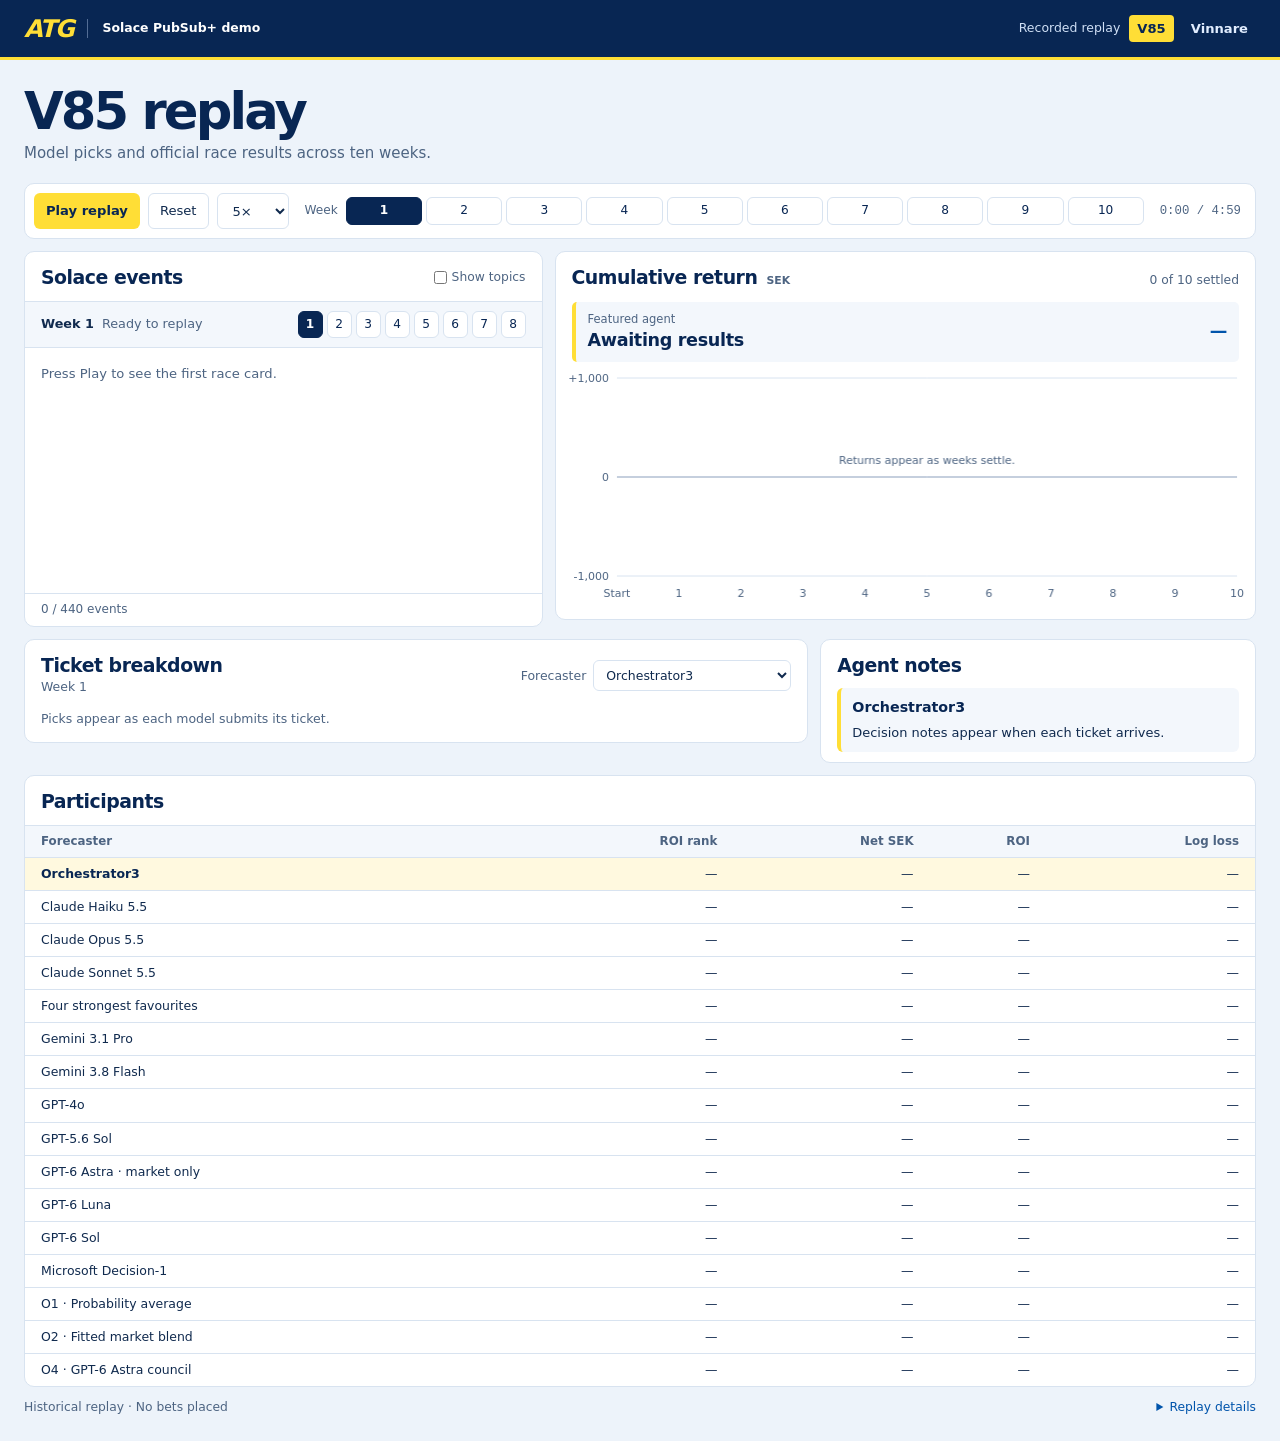
<file: index.html>
<!doctype html>
<html lang="en">
<head>
  <meta charset="utf-8">
  <meta name="viewport" content="width=device-width, initial-scale=1">
  <meta name="description" content="Replay ten weeks of V85 model picks and official race results.">
  <title>ATG V85 replay · Solace demo</title>
  <link rel="stylesheet" href="theme.css?v=4">
  <link rel="stylesheet" href="style.css?v=9">
  <script defer src="app.js?v=8"></script>
</head>
<body>
  <header class="mast">
    <div class="page mast-row">
      <div class="brand"><strong>ATG</strong><span>Solace PubSub+ demo</span></div>
      <div class="mast-right">
        <span id="source">Recorded replay</span>
        <nav class="mast-nav" aria-label="Replays"><a href="./" aria-current="page">V85</a><a href="vinnare.html">Vinnare</a></nav>
      </div>
    </div>
  </header>
  <main class="page">
    <div class="hero">
      <h1>V85 replay</h1>
      <p>Model picks and official race results across ten weeks.</p>
    </div>
    <section class="controls" aria-label="Playback">
      <div class="playback">
        <button id="play" class="play" disabled>Play replay</button>
        <button id="restart" class="quiet" disabled>Reset</button>
        <select id="speed" aria-label="Replay speed">
          <option value="1">1×</option>
          <option value="5" selected>5×</option>
          <option value="20">20×</option>
        </select>
      </div>
      <div class="week-picker">
        <span>Week</span>
        <div id="weeks" class="weeks" aria-label="Jump to a settled week"></div>
      </div>
      <span id="time" class="clock">0:00 / 4:59</span>
    </section>
    <div id="notice" class="notice" role="status"></div>
    <div class="grid">
      <section class="panel stream" aria-labelledby="events-title">
        <div class="panel-head">
          <h2 id="events-title">Solace events</h2>
          <label class="topic-toggle"><input type="checkbox" id="show-topics" aria-controls="feed"> Show topics</label>
        </div>
        <div class="racebar">
          <div><strong id="round">Week 1</strong><span id="phase">Ready to replay</span></div>
          <div id="legs" class="legs" aria-label="Show runners by leg"></div>
        </div>
        <div class="options" id="options" hidden></div>
        <div class="feed" id="feed" aria-label="Most recent events">
          <div class="placeholder">Press Play to see the first race card.</div>
        </div>
        <div class="event-count" id="event-count">0 events</div>
      </section>
      <section class="panel performance" id="performance" aria-labelledby="returns-title">
        <div class="panel-head">
          <h2 id="returns-title">Cumulative return <span>SEK</span></h2>
          <span class="settled" id="settled">0 of 10 settled</span>
        </div>
        <div class="leader">
          <div><span id="lead-caption">Featured agent</span><strong id="leader">Awaiting results</strong></div>
          <div class="lead-value"><strong id="leader-roi">—</strong><span id="leader-net"></span></div>
        </div>
        <canvas id="chart" tabindex="-1" aria-label="Cumulative net return by settled week"
                aria-describedby="chart-help" role="img"></canvas>
        <div class="legend" id="legend" aria-label="Chart series"></div>
        <p id="chart-help" class="visually-hidden">Hover or tap a line to inspect returns. Use the left and right arrow keys to change weeks and Escape to close.</p>
        <section id="chart-inspector" class="chart-inspector" aria-labelledby="chart-week" hidden>
          <h3 id="chart-week" aria-live="polite"></h3>
          <ul id="chart-values"></ul>
        </section>
      </section>
    </div>
    <div class="ticket-zone">
      <section class="panel ticket-inspector" id="ticket-inspector" aria-labelledby="ticket-title">
        <div class="panel-head ticket-head">
          <div><h2 id="ticket-title">Ticket breakdown</h2><span id="ticket-week">Week 1</span></div>
          <label class="ticket-model">Forecaster <select id="ticket-model" disabled></select></label>
        </div>
        <div class="ticket-body">
          <p id="ticket-state" class="ticket-note">Picks appear as each model submits its ticket.</p>
          <p id="ticket-cost" class="ticket-cost" hidden></p>
          <ol id="ticket-legs" class="ticket-legs" aria-label="Picks and winners by leg" hidden></ol>
          <p id="ticket-winning-row" class="winning-row" hidden><strong id="winning-row-label">Winning row</strong><span id="winning-row-value"></span></p>
          <div id="ticket-payout" class="ticket-payout" hidden>
            <div>
              <h3>How the payout adds up</h3>
              <p id="payout-formula"></p>
            </div>
            <table id="ticket-tiers" aria-label="Payout breakdown by prize tier">
              <thead><tr><th scope="col">Correct</th><th scope="col">Rows</th><th scope="col">SEK per row</th><th scope="col">Payout SEK</th></tr></thead>
              <tbody id="ticket-tier-rows"></tbody>
            </table>
            <p id="ticket-net" class="ticket-net"></p>
          </div>
        </div>
      </section>
      <section class="panel agent-notes" id="agent-notes" aria-labelledby="agent-notes-title">
        <div class="panel-head">
          <h2 id="agent-notes-title">Agent notes</h2><span id="agent-note-count"></span>
        </div>
        <div class="agent-selected" id="agent-selected">
          <div class="agent-note-heading"><h3 id="agent-name"></h3><span id="agent-confidence" hidden></span></div>
          <p class="agent-note-meta" id="agent-note-meta" hidden></p>
          <p id="agent-explanation"></p>
          <p id="agent-plan" hidden></p>
        </div>
        <ol class="agent-feed" id="agent-feed" aria-label="Ticket notes, newest first"></ol>
      </section>
    </div>
    <section class="panel participants" aria-labelledby="participants-title">
      <div class="panel-head"><h2 id="participants-title">Participants</h2></div>
      <table aria-label="Participant standings">
        <thead><tr><th scope="col">Forecaster</th><th scope="col">ROI rank</th><th scope="col">Net SEK</th><th scope="col">ROI</th><th scope="col">Log loss</th></tr></thead>
        <tbody id="scores"></tbody>
      </table>
    </section>
    <footer>
      <span id="basis">Historical replay · No bets placed</span>
      <details class="extras">
        <summary>Replay details</summary>
        <nav aria-label="Replay resources">
          <a href="skill-study.html">Skill and chance study</a>
          <a href="payout-builder.html">Ticket builder study</a>
          <a href="prompt-study.html">Prompt study</a>
          <button type="button" id="open-file">Open event log</button>
        </nav>
        <p>The ticket breakdown shows official program numbers. The event stream uses runner letters and illustrative Solace topics.</p>
      </details>
      <input type="file" id="file" accept=".json,.jsonl,application/json,text/plain" hidden>
    </footer>
  </main>
</body>
</html>
</file>
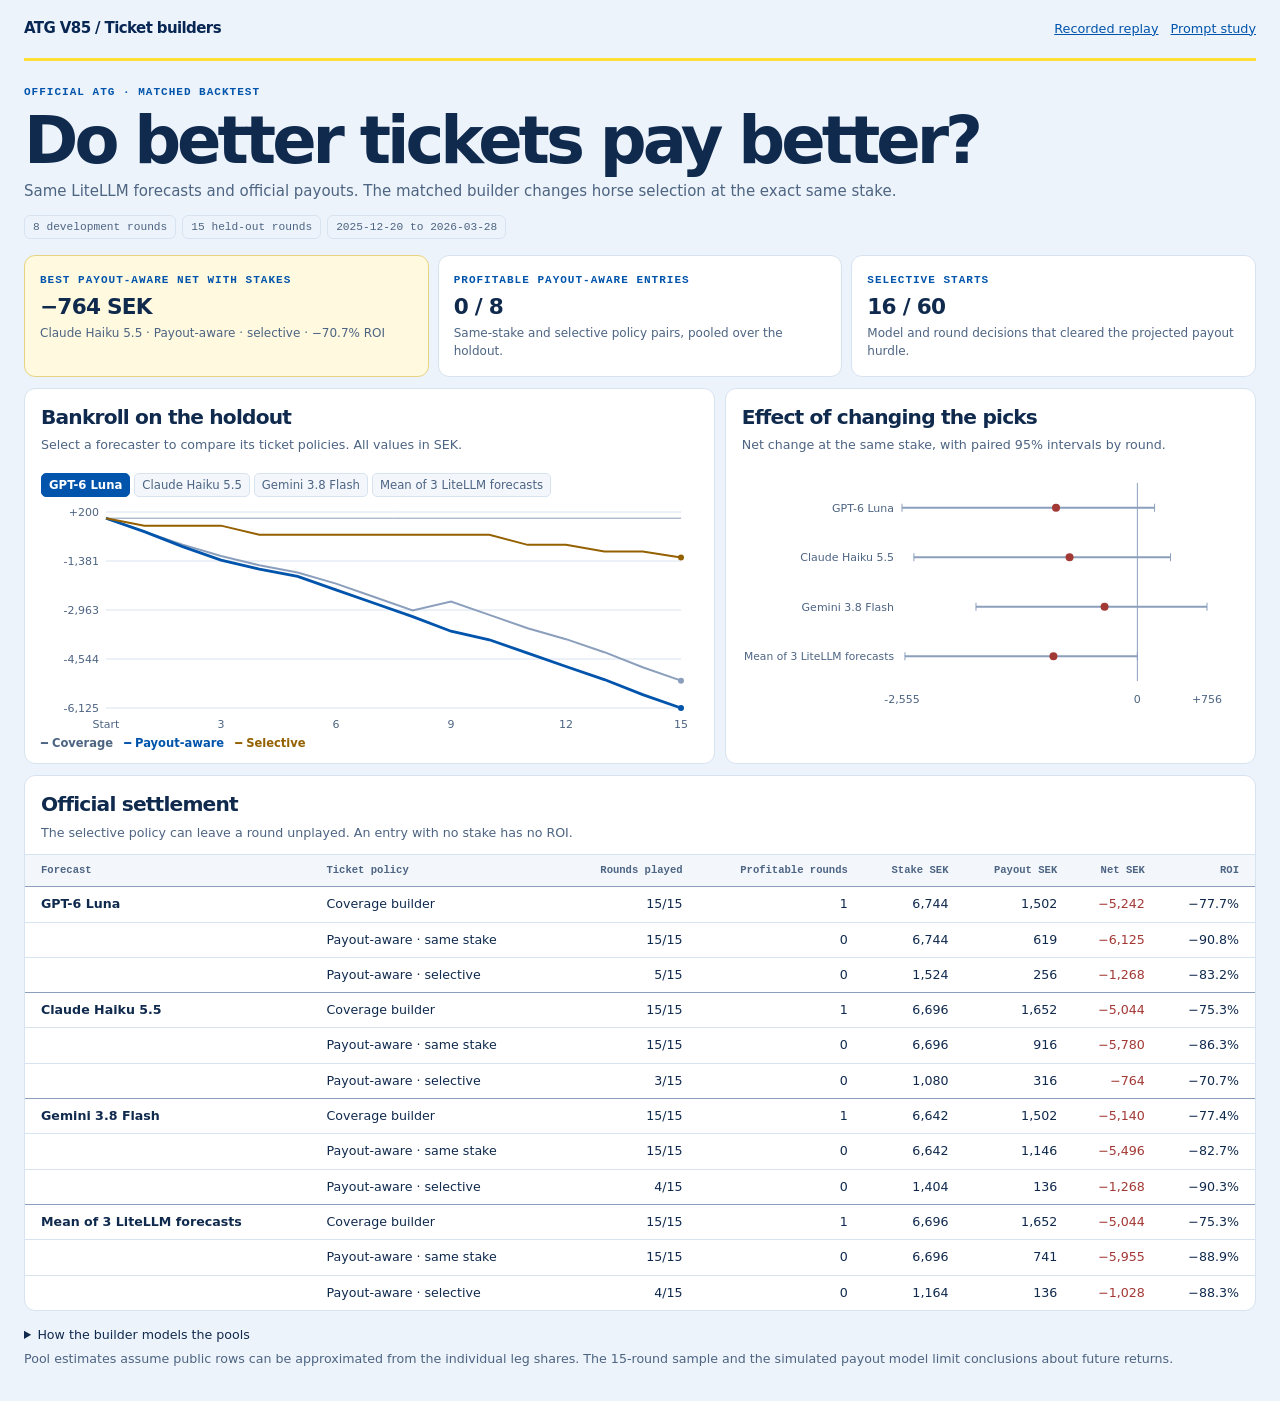
<file: payout-builder.html>
<!doctype html>
<html lang="en">
<head>
<meta charset="utf-8"><meta name="viewport" content="width=device-width,initial-scale=1">
<title>ATG V85 · Payout-aware ticket study</title>
<link rel="stylesheet" href="theme.css?v=4">
<style>
*{box-sizing:border-box}body{margin:0;background:var(--bg);color:var(--text);font:15px/1.45 var(--font)}.page{width:min(1260px,calc(100% - 48px));margin:auto}
header.page{display:flex;justify-content:space-between;align-items:center;gap:10px;padding:18px 0;border-bottom:1px solid var(--line)}header strong{letter-spacing:-.04em}a{color:var(--blue)}nav{display:flex;gap:12px;flex-wrap:wrap;font-size:.8rem}
h1{font-size:clamp(2.45rem,5.12vw,4.15rem);letter-spacing:-.061em;line-height:1.04;margin:8px 0 7px}h2{font-size:1.26rem;letter-spacing:-.04em;margin:0}p{margin:4px 0;color:var(--muted)}
.hero{padding:25px 0 16px}.kicker,.small{font:600 .69rem var(--mono);letter-spacing:.09em;color:var(--blue);text-transform:uppercase}
.tags{display:flex;gap:6px;flex-wrap:wrap;margin-top:12px}.tag{border:1px solid var(--line);padding:5px 8px;border-radius:6px;font:500 .7rem var(--mono);color:var(--muted)}
.cards{display:grid;grid-template-columns:repeat(3,minmax(0,1fr));gap:9px}.card,.panel{min-width:0;border:1px solid var(--line);background:var(--panel);border-radius:11px;overflow:hidden}.card{padding:12px 15px}.card strong{display:block;font-size:1.35rem;line-height:1.2;margin:5px 0;letter-spacing:-.034em}.card p{font-size:.75rem}.card.feature{background:#fff9df;border-color:#e6d381}
.grid{display:grid;grid-template-columns:minmax(0,1.3fr) minmax(0,1fr);gap:10px;margin:11px 0}.panel header{padding:14px 16px 8px}.panel header p{font-size:.79rem}.pad{padding:6px 16px 12px}.selectors{display:flex;gap:4px;flex-wrap:wrap}.selectors button{padding:4px 7px;cursor:pointer;border:1px solid var(--line);border-radius:5px;background:var(--tint);color:var(--muted);font:500 .73rem system-ui}.selectors button[aria-pressed=true]{color:white;background:var(--blue);border-color:var(--blue);font-weight:700}.selectors button:focus-visible{outline:2px solid var(--blue);outline-offset:2px}
canvas{width:100%;height:238px;display:block}.legend{font-size:.72rem;display:flex;gap:11px;flex-wrap:wrap;color:var(--muted)}.coverage{color:var(--muted)}.payout{color:var(--blue)}.gated{color:var(--gold)}
.scroll{overflow:auto}.score{border-collapse:collapse;width:100%;white-space:nowrap;font-variant-numeric:tabular-nums}.score th,.score td{border-top:1px solid var(--line);padding:8px 11px;text-align:right;font-size:.79rem}.score th{color:var(--muted);background:var(--tint);font-family:var(--mono);font-size:.66rem}.score th:last-child,.score td:last-child{padding-right:16px}.score :is(td,th):first-child{padding-left:16px;text-align:left}.score :is(td,th):nth-child(2){text-align:left}.score tr.marker td{border-top-color:var(--axis)}.gain{color:var(--gain)}.loss{color:var(--loss)}
.notes{font-size:.79rem;margin:15px 0 30px}.notes p{margin:6px 0}.notes summary{cursor:pointer;color:var(--text)}
@media(max-width:850px){.page{width:calc(100% - 26px)}.grid{grid-template-columns:1fr}.cards{grid-template-columns:1fr}.card strong{font-size:1.16rem}.card{padding:8px 12px}}

header.page{color:var(--navy);border-bottom:3px solid var(--yellow)}
</style>
</head>
<body>






































<header class="page"><strong>ATG V85 / Ticket builders</strong><nav><a href="./">Recorded replay</a><a href="prompt-study.html">Prompt study</a></nav></header>
<main class="page">
<div class="hero">
<div class="kicker">Official ATG · Matched backtest</div>
<h1>Do better tickets pay better?</h1>
<p>Same LiteLLM forecasts and official payouts. The matched builder changes horse selection at the exact same stake.</p>
<div class="tags"><span class="tag">8 development rounds</span><span class="tag">15 held-out rounds</span><span class="tag">2025-12-20 to 2026-03-28</span></div>
</div>
<div class="cards">
<div class="card feature"><span class="small">Best payout-aware net with stakes</span><strong>−764 SEK</strong><p>Claude Haiku 5.5 · Payout-aware · selective · −70.7% ROI</p></div>
<div class="card"><span class="small">Profitable payout-aware entries</span><strong>0 / 8</strong><p>Same-stake and selective policy pairs, pooled over the holdout.</p></div>
<div class="card"><span class="small">Selective starts</span><strong>16 / 60</strong><p>Model and round decisions that cleared the projected payout hurdle.</p></div>
</div>
<div class="grid">
<section class="panel"><header><h2>Bankroll on the holdout</h2><p>Select a forecaster to compare its ticket policies. All values in SEK.</p></header><div class="pad">
<div id="selectors" class="selectors"></div><canvas id="curve" role="img" aria-label="Net SEK after each held-out round"></canvas><div id="legend" class="legend"></div>
</div></section>
<section class="panel"><header><h2>Effect of changing the picks</h2><p>Net change at the same stake, with paired 95% intervals by round.</p></header><div class="pad">
<canvas id="effect" role="img" aria-label="Payout-aware minus coverage net SEK at the same stake"></canvas>
</div></section>
</div>
<section class="panel"><header><h2>Official settlement</h2><p>The selective policy can leave a round unplayed. An entry with no stake has no ROI.</p></header>
<div class="scroll"><table class="score"><thead><tr><th>Forecast</th><th>Ticket policy</th><th>Rounds played</th><th>Profitable rounds</th><th>Stake SEK</th><th>Payout SEK</th><th>Net SEK</th><th>ROI</th></tr></thead><tbody>
<tr class="marker">
<td><b>GPT-6 Luna</b></td><td>Coverage builder</td><td>15/15</td><td>1</td><td>6,744</td><td>1,502</td>
<td class="loss">−5,242</td><td>−77.7%</td>
</tr><tr>
<td></td><td>Payout-aware · same stake</td><td>15/15</td><td>0</td><td>6,744</td><td>619</td>
<td class="loss">−6,125</td><td>−90.8%</td>
</tr><tr>
<td></td><td>Payout-aware · selective</td><td>5/15</td><td>0</td><td>1,524</td><td>256</td>
<td class="loss">−1,268</td><td>−83.2%</td>
</tr><tr class="marker">
<td><b>Claude Haiku 5.5</b></td><td>Coverage builder</td><td>15/15</td><td>1</td><td>6,696</td><td>1,652</td>
<td class="loss">−5,044</td><td>−75.3%</td>
</tr><tr>
<td></td><td>Payout-aware · same stake</td><td>15/15</td><td>0</td><td>6,696</td><td>916</td>
<td class="loss">−5,780</td><td>−86.3%</td>
</tr><tr>
<td></td><td>Payout-aware · selective</td><td>3/15</td><td>0</td><td>1,080</td><td>316</td>
<td class="loss">−764</td><td>−70.7%</td>
</tr><tr class="marker">
<td><b>Gemini 3.8 Flash</b></td><td>Coverage builder</td><td>15/15</td><td>1</td><td>6,642</td><td>1,502</td>
<td class="loss">−5,140</td><td>−77.4%</td>
</tr><tr>
<td></td><td>Payout-aware · same stake</td><td>15/15</td><td>0</td><td>6,642</td><td>1,146</td>
<td class="loss">−5,496</td><td>−82.7%</td>
</tr><tr>
<td></td><td>Payout-aware · selective</td><td>4/15</td><td>0</td><td>1,404</td><td>136</td>
<td class="loss">−1,268</td><td>−90.3%</td>
</tr><tr class="marker">
<td><b>Mean of 3 LiteLLM forecasts</b></td><td>Coverage builder</td><td>15/15</td><td>1</td><td>6,696</td><td>1,652</td>
<td class="loss">−5,044</td><td>−75.3%</td>
</tr><tr>
<td></td><td>Payout-aware · same stake</td><td>15/15</td><td>0</td><td>6,696</td><td>741</td>
<td class="loss">−5,955</td><td>−88.9%</td>
</tr><tr>
<td></td><td>Payout-aware · selective</td><td>4/15</td><td>0</td><td>1,164</td><td>136</td>
<td class="loss">−1,028</td><td>−88.3%</td>
</tr>
</tbody></table></div></section>
<div class="notes">
<details><summary>How the builder models the pools</summary>
<p>The coverage builder adds picks to maximize the chance of covering all eight winners. The payout-aware builder simulates winners from the same forecasts and estimates how many public rows would share each of the four prize tiers. It swaps selections to improve estimated cash return within each ticket’s original leg widths. The selective policy also tries smaller systems and only plays when a separate simulation projects at least a 5% margin.</p>
<p>The opponent estimates, turnover model and payout cap were frozen from 2025-10-25 through 2025-12-13. The simulated payouts use a conservative cap to limit sensitivity to very rare outcomes. Every played ticket is scored using the historical dividends ATG actually posted, across five through eight correct.</p>
<p>Three LiteLLM routes forecast from anonymized form fields and final V85 shares. Later individual leg win odds were omitted. When a forecast could not be validated, both builders used the same public shares for that entry. The ensemble averages the three distributions. The archive does not provide a time series of prices and scratchings before V85 closed.</p>
</details>
<p>Pool estimates assume public rows can be approximated from the individual leg shares. The 15-round sample and the simulated payout model limit conclusions about future returns.</p>
</div>
</main>
<script id="data" type="application/json">[{"fallback_rounds": 0, "label": "GPT-6 Luna", "name": "gpt6_luna", "policies": {"coverage": {"bankroll": [0, -432.0, -852.0, -1221.0, -1517.0, -1751.0, -2111.0, -2543.0, -2975.0, -2688.0, -3120.0, -3552.0, -3904.0, -4324.0, -4810.0, -5242.0], "delta_95": [0.0, 0.0], "delta_sek": 0.0, "net_95": [-6281.0, -3675.0], "net_sek": -5242.0, "payout_sek": 1502.0, "played": 15, "positive_rounds": 1, "roi": -0.7772835112692764, "roi_95": [-0.9392477550184856, -0.5380910683012259], "stake_sek": 6744.0, "top_payout_sek": 773.0}, "gated": {"bankroll": [0, -240.0, -240.0, -240.0, -536.0, -536.0, -536.0, -536.0, -536.0, -536.0, -536.0, -860.0, -860.0, -1076.0, -1076.0, -1268.0], "delta_95": [2359.95, 5362.024999999998], "delta_sek": 3974.0, "net_95": [-2236.0, -408.0], "net_sek": -1268.0, "payout_sek": 256.0, "played": 5, "positive_rounds": 0, "roi": -0.8320209973753281, "roi_95": [-1.0, -0.6797385620915033], "stake_sek": 1524.0, "top_payout_sek": 136.0}, "payout": {"bankroll": [0, -432.0, -918.0, -1350.0, -1646.0, -1880.0, -2312.0, -2744.0, -3176.0, -3647.0, -3923.0, -4355.0, -4787.0, -5207.0, -5693.0, -6125.0], "delta_95": [-2555.0, 187.0], "delta_sek": -883.0, "net_95": [-6641.025, -5525.950000000004], "net_sek": -6125.0, "payout_sek": 619.0, "played": 15, "positive_rounds": 0, "roi": -0.908214709371293, "roi_95": [-0.9820466786355476, -0.8162771867575128], "stake_sek": 6744.0, "top_payout_sek": 252.0}}}, {"fallback_rounds": 0, "label": "Claude Haiku 5.5", "name": "claude_haiku", "policies": {"coverage": {"bankroll": [0, -432.0, -852.0, -1221.0, -1517.0, -1877.0, -2237.0, -2669.0, -2825.0, -2538.0, -2970.0, -3402.0, -3754.0, -4126.0, -4612.0, -5044.0], "delta_95": [0.0, 0.0], "delta_sek": 0.0, "net_95": [-6134.0, -3480.975000000002], "net_sek": -5044.0, "payout_sek": 1652.0, "played": 15, "positive_rounds": 1, "roi": -0.7532855436081243, "roi_95": [-0.9192065363221498, -0.513225379757638], "stake_sek": 6696.0, "top_payout_sek": 773.0}, "gated": {"bankroll": [0, -252.0, -252.0, -252.0, -548.0, -548.0, -548.0, -548.0, -548.0, -548.0, -548.0, -764.0, -764.0, -764.0, -764.0, -764.0], "delta_95": [2635.0, 5622.0], "delta_sek": 4280.0, "net_95": [-1616.0, 0.0], "net_sek": -764.0, "payout_sek": 316.0, "played": 3, "positive_rounds": 0, "roi": -0.7074074074074074, "roi_95": [-1.0, -0.5833333333333334], "stake_sek": 1080.0, "top_payout_sek": 180.0}, "payout": {"bankroll": [0, -252.0, -738.0, -1107.0, -1403.0, -1763.0, -2195.0, -2627.0, -2783.0, -3254.0, -3686.0, -4118.0, -4490.0, -4862.0, -5348.0, -5780.0], "delta_95": [-2426.0, 360.0], "delta_sek": -736.0, "net_95": [-6411.0, -5072.0], "net_sek": -5780.0, "payout_sek": 916.0, "played": 15, "positive_rounds": 0, "roi": -0.8632019115890084, "roi_95": [-0.948, -0.7641857996944592], "stake_sek": 6696.0, "top_payout_sek": 276.0}}}, {"fallback_rounds": 0, "label": "Gemini 3.8 Flash", "name": "gemini", "policies": {"coverage": {"bankroll": [0, -432.0, -852.0, -1221.0, -1517.0, -1751.0, -2111.0, -2543.0, -2975.0, -2688.0, -3120.0, -3552.0, -3904.0, -4276.0, -4708.0, -5140.0], "delta_95": [0.0, 0.0], "delta_sek": 0.0, "net_95": [-6140.0, -3597.0], "net_sek": -5140.0, "payout_sek": 1502.0, "played": 15, "positive_rounds": 1, "roi": -0.7738632941884974, "roi_95": [-0.9380692167577414, -0.5331822751322755], "stake_sek": 6642.0, "top_payout_sek": 773.0}, "gated": {"bankroll": [0, -432.0, -432.0, -432.0, -728.0, -728.0, -728.0, -728.0, -728.0, -728.0, -728.0, -836.0, -836.0, -836.0, -836.0, -1268.0], "delta_95": [2141.975, 5380.0], "delta_sek": 3872.0, "net_95": [-2564.0, -216.0], "net_sek": -1268.0, "payout_sek": 136.0, "played": 4, "positive_rounds": 0, "roi": -0.9031339031339032, "roi_95": [-1.0, -0.6851851851851852], "stake_sek": 1404.0, "top_payout_sek": 136.0}, "payout": {"bankroll": [0, -432.0, -852.0, -1221.0, -1517.0, -1751.0, -2183.0, -2615.0, -2771.0, -3044.0, -3476.0, -3908.0, -4260.0, -4632.0, -5064.0, -5496.0], "delta_95": [-1752.0, 756.0], "delta_sek": -356.0, "net_95": [-6099.025, -4807.0], "net_sek": -5496.0, "payout_sek": 1146.0, "played": 15, "positive_rounds": 0, "roi": -0.8274616079494128, "roi_95": [-0.928374655647383, -0.7165010538994279], "stake_sek": 6642.0, "top_payout_sek": 276.0}}}, {"fallback_rounds": 0, "label": "Mean of 3 LiteLLM forecasts", "name": "mean", "policies": {"coverage": {"bankroll": [0, -432.0, -852.0, -1221.0, -1517.0, -1877.0, -2237.0, -2669.0, -2825.0, -2538.0, -2970.0, -3402.0, -3754.0, -4126.0, -4612.0, -5044.0], "delta_95": [0.0, 0.0], "delta_sek": 0.0, "net_95": [-6134.0, -3480.975000000002], "net_sek": -5044.0, "payout_sek": 1652.0, "played": 15, "positive_rounds": 1, "roi": -0.7532855436081243, "roi_95": [-0.9192065363221498, -0.513225379757638], "stake_sek": 6696.0, "top_payout_sek": 773.0}, "gated": {"bankroll": [0, -432.0, -432.0, -432.0, -728.0, -728.0, -728.0, -728.0, -728.0, -728.0, -728.0, -836.0, -836.0, -836.0, -836.0, -1028.0], "delta_95": [2327.0, 5449.0], "delta_sek": 4016.0, "net_95": [-2108.0, -192.0], "net_sek": -1028.0, "payout_sek": 136.0, "played": 4, "positive_rounds": 0, "roi": -0.8831615120274914, "roi_95": [-1.0, -0.6851851851851852], "stake_sek": 1164.0, "top_payout_sek": 136.0}, "payout": {"bankroll": [0, -432.0, -918.0, -1287.0, -1583.0, -1943.0, -2375.0, -2807.0, -2963.0, -3449.0, -3881.0, -4313.0, -4665.0, -5037.0, -5523.0, -5955.0], "delta_95": [-2523.0, 0.0], "delta_sek": -911.0, "net_95": [-6533.025, -5264.0], "net_sek": -5955.0, "payout_sek": 741.0, "played": 15, "positive_rounds": 0, "roi": -0.889336917562724, "roi_95": [-0.9674092140921409, -0.7924750146972369], "stake_sek": 6696.0, "top_payout_sek": 276.0}}}]</script>
<script>
'use strict';
const items=JSON.parse(document.getElementById('data').textContent);
const $=id=>document.getElementById(id);
const theme = getComputedStyle(document.documentElement);
const themeColor = name => theme.getPropertyValue('--' + name).trim();
const series=[['coverage','Coverage',themeColor('axis')],['payout','Payout-aware',themeColor('blue')],['gated','Selective',themeColor('gold')]];
const money=new Intl.NumberFormat('en',{maximumFractionDigits:0,signDisplay:'exceptZero'});
let active=0;
function useCanvas(id,draw){
 const cn=$(id), w=cn.clientWidth, h=cn.clientHeight, ratio=devicePixelRatio||1;
 cn.width=w*ratio;cn.height=h*ratio;
 const c=cn.getContext('2d');c.scale(ratio,ratio);c.font='11px system-ui';draw(c,w,h);
}
function line(c,x,y,x2,y2,color,width=1){c.beginPath();c.strokeStyle=color;c.lineWidth=width;c.moveTo(x,y);c.lineTo(x2,y2);c.stroke();}
function curve(){
 useCanvas('curve',(c,w,h)=>{
  const row=items[active].policies;
  const shown=series.filter(([key])=>row[key].played);
  const values=[0,...shown.flatMap(([key])=>row[key].bankroll)], low=Math.min(-200,...values),high=Math.max(200,...values);
  const left=65,right=w-17,top=15,bottom=h-27,total=row.coverage.bankroll.length-1;
  const x=i=>left+i/total*(right-left), y=v=>bottom-(v-low)/(high-low)*(bottom-top);
  c.fillStyle=themeColor('muted');c.textAlign='right';
  for(let j=0;j<=4;j++){const v=low+j*(high-low)/4;line(c,left,y(v),right,y(v),themeColor('line'));c.fillText(money.format(v),left-7,y(v)+4);}
  line(c,left,y(0),right,y(0),themeColor('axis'));
  c.textAlign='center';
  for(let i=0;i<=total;i++)if(i%3===0||i===total)c.fillText(i?i:'Start',x(i),h-7);
  for(const [key,,color] of shown){
   c.strokeStyle=color;c.lineWidth=key==='payout'?2.8:2;c.beginPath();
   row[key].bankroll.forEach((v,i)=>i?c.lineTo(x(i),y(v)):c.moveTo(x(i),y(v)));c.stroke();
   c.fillStyle=color;c.beginPath();c.arc(x(total),y(row[key].bankroll.at(-1)),3,0,Math.PI*2);c.fill();
  }
  $('legend').replaceChildren(...series.map(([key,name])=>{
   const text=document.createElement('b');text.className=key;
   text.textContent=row[key].played?'━ '+name:name+' · no plays';
   return text;
  }));
 });
}
function effect(){
 useCanvas('effect',(c,w,h)=>{
  const edges=items.flatMap(r=>r.policies.payout.delta_95);
  const min=Math.min(-1,...edges),max=Math.max(1,...edges);
  const left=Math.min(160,w*.41),right=w-32,top=10,bottom=h-30,x=v=>left+(v-min)/(max-min)*(right-left);
  line(c,x(0),top,x(0),bottom,themeColor('axis'));
  items.forEach((r,i)=>{
   const y=top+(i+.5)*(bottom-top)/items.length;
   const {delta_sek:v,delta_95:[a,b]}=r.policies.payout;
   c.fillStyle=themeColor('muted');c.textAlign='right';c.fillText(r.label,left-8,y+4,left-10);
   line(c,x(a),y,x(b),y,themeColor('axis'),2);line(c,x(a),y-4,x(a),y+4,themeColor('axis'));line(c,x(b),y-4,x(b),y+4,themeColor('axis'));
   c.fillStyle=v<0?themeColor('loss'):themeColor('blue');c.beginPath();c.arc(x(v),y,4,0,Math.PI*2);c.fill();
  });
  c.fillStyle=themeColor('muted');c.textAlign='center';
  for(const v of [min,0,max])if(v===0||Math.abs(x(v)-x(0))>29)c.fillText(money.format(v),x(v),h-8);
 });
}
items.forEach((r,i)=>{
 const button=document.createElement('button');
 button.type='button';button.textContent=r.label;button.setAttribute('aria-pressed',String(i===active));
 button.onclick=()=>{active=i;Array.from($('selectors').children).forEach((b,j)=>b.setAttribute('aria-pressed',String(j===i)));curve();};
 $('selectors').append(button);
});
new ResizeObserver(curve).observe($('curve'));new ResizeObserver(effect).observe($('effect'));
</script>
</body>
</html>
</file>
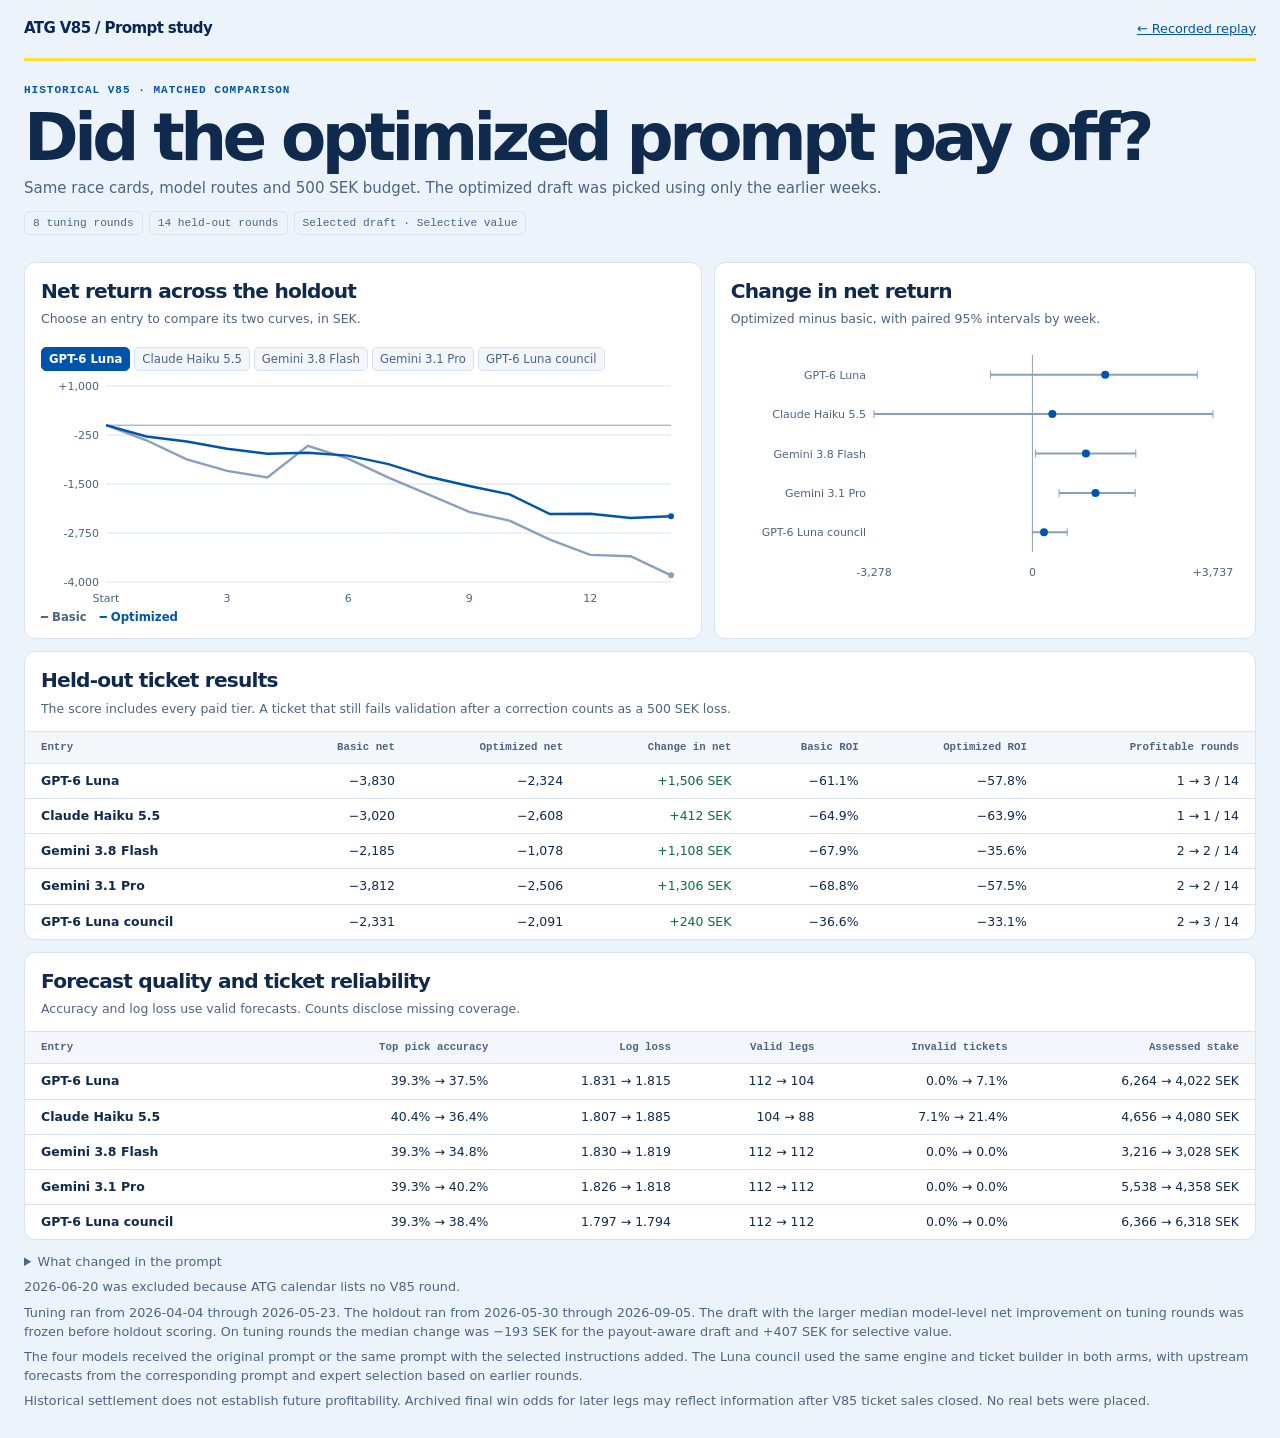
<file: prompt-study.html>
<!doctype html>
<html lang="en">
<head>
<meta charset="utf-8"><meta name="viewport" content="width=device-width,initial-scale=1">
<title>ATG V85 · Basic vs optimized prompts</title>
<link rel="stylesheet" href="theme.css?v=4">
<style>
*{box-sizing:border-box}body{margin:0;background:var(--bg);color:var(--text);font:15px/1.45 var(--font)}.page{width:min(1260px,calc(100% - 48px));margin:auto}
header{display:flex;justify-content:space-between;align-items:center;padding:18px 0;border-bottom:1px solid var(--line)}header strong{letter-spacing:-.04em}a{color:var(--blue)}header a{font-size:.8rem}
h1{font-size:clamp(2.4rem,5.15vw,4.25rem);letter-spacing:-.069em;line-height:1.04;margin:8px 0 6px}h2{font-size:1.26rem;letter-spacing:-.04em;margin:0}p{margin:4px 0;color:var(--muted)}
.hero{padding:23px 0 15px}.kicker,.small{font:600 .69rem var(--mono);letter-spacing:.09em;color:var(--blue);text-transform:uppercase}
.tags{display:flex;gap:6px;flex-wrap:wrap;margin-top:11px}.tag{border:1px solid var(--line);padding:5px 8px;border-radius:6px;font:500 .7rem var(--mono);color:var(--muted)}
.grid{display:grid;grid-template-columns:minmax(0,1.25fr) minmax(0,1fr);gap:12px;margin-top:12px}.panel{min-width:0;border:1px solid var(--line);background:var(--panel);border-radius:11px;overflow:hidden}.panel header{padding:14px 16px 9px;border:0;display:block}.panel header p{font-size:.78rem}.pad{padding:6px 16px 12px}.selectors{display:flex;gap:4px;flex-wrap:wrap}.selectors button{padding:4px 7px;cursor:pointer;border:1px solid var(--line);border-radius:5px;background:var(--tint);color:var(--muted);font:500 .73rem system-ui}.selectors button[aria-pressed=true]{color:white;background:var(--blue);border-color:var(--blue);font-weight:700}.selectors button:focus-visible{outline:2px solid var(--blue);outline-offset:2px}
canvas{width:100%;height:238px;display:block}.legend{font-size:.73rem;display:flex;gap:13px;color:var(--muted)}.legend b{font-weight:700}.basic{color:var(--muted)}.optimized{color:var(--blue)}.result-table{margin-top:12px}
.scroll{overflow:auto}.score{border-collapse:collapse;width:100%;white-space:nowrap;font-variant-numeric:tabular-nums}.score th,.score td{border-top:1px solid var(--line);padding:8px 11px;text-align:right;font-size:.78rem}.score th{color:var(--muted);background:var(--tint);font-family:var(--mono);font-size:.67rem}.score :is(td,th):first-child{text-align:left;padding-left:16px}.score :is(td,th):last-child{padding-right:16px}.gain{color:var(--gain)}.loss{color:var(--loss)}
.notes{color:var(--muted);font-size:.8rem;margin:13px 0 25px}.notes p{margin:7px 0}
@media(max-width:770px){.page{width:calc(100% - 26px)}.grid{grid-template-columns:1fr}.hero h1{letter-spacing:-.06em}}

header.page{color:var(--navy);border-bottom:3px solid var(--yellow)}
</style>
</head>
<body>
<header class="page"><strong>ATG V85 / Prompt study</strong><a href="./">← Recorded replay</a></header>
<main class="page">
<div class="hero"><div class="kicker">Historical V85 · Matched comparison</div><h1>Did the optimized prompt pay off?</h1>
<p>Same race cards, model routes and 500 SEK budget. The optimized draft was picked using only the earlier weeks.</p>
<div class="tags"><span class="tag">8 tuning rounds</span><span class="tag">14 held-out rounds</span><span class="tag">Selected draft · Selective value</span></div></div>



<div class="grid">
<section class="panel"><header><h2>Net return across the holdout</h2><p>Choose an entry to compare its two curves, in SEK.</p></header>
<div class="pad"><div id="selectors" class="selectors"></div><canvas id="curves" role="img" aria-label="Basic and optimized cumulative net SEK by holdout week"></canvas><div class="legend"><b class="basic">━ Basic</b><b class="optimized">━ Optimized</b></div></div></section>
<section class="panel"><header><h2>Change in net return</h2><p>Optimized minus basic, with paired 95% intervals by week.</p></header><div class="pad"><canvas id="change" role="img" aria-label="Net SEK improvement with paired round bootstrap intervals"></canvas></div></section>
</div>
<section class="panel result-table"><header><h2>Held-out ticket results</h2><p>The score includes every paid tier. A ticket that still fails validation after a correction counts as a 500 SEK loss.</p></header>
<div class="scroll"><table class="score"><thead><tr><th>Entry</th><th>Basic net</th><th>Optimized net</th><th>Change in net</th><th>Basic ROI</th><th>Optimized ROI</th><th>Profitable rounds</th></tr></thead><tbody>

<tr><td><b>GPT-6 Luna</b></td><td>−3,830</td><td>−2,324</td><td class="gain">+1,506 SEK</td><td>−61.1%</td><td>−57.8%</td><td>1 → 3 / 14</td></tr>

<tr><td><b>Claude Haiku 5.5</b></td><td>−3,020</td><td>−2,608</td><td class="gain">+412 SEK</td><td>−64.9%</td><td>−63.9%</td><td>1 → 1 / 14</td></tr>

<tr><td><b>Gemini 3.8 Flash</b></td><td>−2,185</td><td>−1,078</td><td class="gain">+1,108 SEK</td><td>−67.9%</td><td>−35.6%</td><td>2 → 2 / 14</td></tr>

<tr><td><b>Gemini 3.1 Pro</b></td><td>−3,812</td><td>−2,506</td><td class="gain">+1,306 SEK</td><td>−68.8%</td><td>−57.5%</td><td>2 → 2 / 14</td></tr>

<tr><td><b>GPT-6 Luna council</b></td><td>−2,331</td><td>−2,091</td><td class="gain">+240 SEK</td><td>−36.6%</td><td>−33.1%</td><td>2 → 3 / 14</td></tr>

</tbody></table></div></section>
<section class="panel result-table"><header><h2>Forecast quality and ticket reliability</h2><p>Accuracy and log loss use valid forecasts. Counts disclose missing coverage.</p></header>
<div class="scroll"><table class="score"><thead><tr><th>Entry</th><th>Top pick accuracy</th><th>Log loss</th><th>Valid legs</th><th>Invalid tickets</th><th>Assessed stake</th></tr></thead><tbody>
<tr><td><b>GPT-6 Luna</b></td>
<td>39.3% → 37.5%</td>
<td>1.831 → 1.815</td>
<td>112 → 104</td>
<td>0.0% → 7.1%</td>
<td>6,264 → 4,022 SEK</td></tr><tr><td><b>Claude Haiku 5.5</b></td>
<td>40.4% → 36.4%</td>
<td>1.807 → 1.885</td>
<td>104 → 88</td>
<td>7.1% → 21.4%</td>
<td>4,656 → 4,080 SEK</td></tr><tr><td><b>Gemini 3.8 Flash</b></td>
<td>39.3% → 34.8%</td>
<td>1.830 → 1.819</td>
<td>112 → 112</td>
<td>0.0% → 0.0%</td>
<td>3,216 → 3,028 SEK</td></tr><tr><td><b>Gemini 3.1 Pro</b></td>
<td>39.3% → 40.2%</td>
<td>1.826 → 1.818</td>
<td>112 → 112</td>
<td>0.0% → 0.0%</td>
<td>5,538 → 4,358 SEK</td></tr><tr><td><b>GPT-6 Luna council</b></td>
<td>39.3% → 38.4%</td>
<td>1.797 → 1.794</td>
<td>112 → 112</td>
<td>0.0% → 0.0%</td>
<td>6,366 → 6,318 SEK</td></tr>
</tbody></table></div></section>
<div class="notes">
<details><summary>What changed in the prompt</summary><p>Treat the ticket as a purchase, not as a prize for covering as many wins as possible. Begin by comparing the public V85 distribution with normalized inverse win odds. Correct major disagreements only when the independent signals or pre-race records support the correction. Keep probability shifts small when the evidence is noisy. Use the same probabilities to build your ticket, with extra coverage concentrated where the market appears to underprice plausible winners.

Prioritize a lean ticket. Choose an explicit count for each of the eight legs before naming runners. Prefer a promising smaller ticket to a larger set of expensive combinations that mostly duplicate the crowd. Most legs should have at most three picks; use a fourth only for a leg with several plausible winners. Preserve some chances at the lower prize tiers. Check total rows and stake after your final selections and keep the cost under 500 SEK.</p></details>
<p>2026-06-20 was excluded because ATG calendar lists no V85 round.</p>
<p>Tuning ran from 2026-04-04 through 2026-05-23. The holdout ran from 2026-05-30 through 2026-09-05. The draft with the larger median model-level net improvement on tuning rounds was frozen before holdout scoring. On tuning rounds the median change was −193 SEK for the payout-aware draft and +407 SEK for selective value.</p>
<p>The four models received the original prompt or the same prompt with the selected instructions added. The Luna council used the same engine and ticket builder in both arms, with upstream forecasts from the corresponding prompt and expert selection based on earlier rounds.</p>
<p>Historical settlement does not establish future profitability. Archived final win odds for later legs may reflect information after V85 ticket sales closed. No real bets were placed.</p>
</div>
</main>
<script id="data" type="application/json">[{"basic": {"accuracy": 0.39285714285714285, "bankroll": [0, -384.0, -870.0, -1164.0, -1332.0, -528.0, -852.0, -1338.0, -1770.0, -2210.0, -2435.0, -2921.0, -3308.0, -3344.0, -3830.0], "cost_sek": 6264.0, "invalid_rate": 0.0, "log_loss": 1.8311652881731446, "mean_correct_legs": 5.142857142857143, "net_sek": -3830.0, "payout_sek": 2434.0, "roi": -0.6114303959131545, "valid_forecast_legs": 112}, "basic_rounds_profitable": 1, "label": "GPT-6 Luna", "name": "gpt6_luna", "optimized": {"accuracy": 0.375, "bankroll": [0, -288.0, -416.0, -602.0, -728.0, -704.0, -776.0, -992.0, -1316.0, -1550.0, -1766.0, -2266.0, -2260.0, -2368.0, -2324.0], "cost_sek": 4022.0, "invalid_rate": 0.07142857142857142, "log_loss": 1.8145997797332827, "mean_correct_legs": 4.928571428571429, "net_sek": -2324.0, "payout_sek": 1698.0, "roi": -0.5778219791148682, "valid_forecast_legs": 104}, "optimized_rounds_profitable": 3, "paired_net_sek_95": [-867.0999999999999, 3412.0], "paired_roi_95": [-0.3466850819781361, 0.3478187797585472]}, {"basic": {"accuracy": 0.40384615384615385, "bankroll": [0, -486.0, -729.0, -1229.0, -1335.5, -443.5, -713.5, -821.5, -1181.5, -1445.5, -1562.5, -1886.5, -2300.5, -2732.5, -3020.5], "cost_sek": 4656.5, "invalid_rate": 0.07142857142857142, "log_loss": 1.8069257516602093, "mean_correct_legs": 4.571428571428571, "net_sek": -3020.5, "payout_sek": 1636.0, "roi": -0.6486631590250188, "valid_forecast_legs": 104}, "basic_rounds_profitable": 1, "label": "Claude Haiku 5.5", "name": "claude_haiku", "optimized": {"accuracy": 0.36363636363636365, "bankroll": [0, -216.0, -344.0, -452.0, 444.0, 92.0, -232.0, -732.0, -894.0, -1394.0, -1544.0, -1640.0, -1784.0, -2284.0, -2608.0], "cost_sek": 4080.0, "invalid_rate": 0.21428571428571427, "log_loss": 1.8852999782938873, "mean_correct_legs": 3.9285714285714284, "net_sek": -2608.0, "payout_sek": 1472.0, "roi": -0.6392156862745098, "valid_forecast_legs": 88}, "optimized_rounds_profitable": 1, "paired_net_sek_95": [-3277.5375, 3736.562499999999], "paired_roi_95": [-0.7145702960291527, 0.8395462822091764]}, {"basic": {"accuracy": 0.39285714285714285, "bankroll": [0, -96.0, -528.0, -672.0, -744.0, -822.0, -1302.0, -1281.0, -1497.0, -1623.0, -1647.0, -1843.0, -2275.0, -2077.0, -2185.0], "cost_sek": 3216.0, "invalid_rate": 0.0, "log_loss": 1.8296376817187985, "mean_correct_legs": 4.928571428571429, "net_sek": -2185.0, "payout_sek": 1031.0, "roi": -0.6794154228855721, "valid_forecast_legs": 112}, "basic_rounds_profitable": 2, "label": "Gemini 3.8 Flash", "name": "gemini", "optimized": {"accuracy": 0.3482142857142857, "bankroll": [0, -36.0, -279.0, -400.5, -488.5, -498.5, -714.5, -765.5, -1197.5, -1221.5, -1245.5, -1407.5, -1569.5, -1305.5, -1077.5], "cost_sek": 3028.5, "invalid_rate": 0.0, "log_loss": 1.8191752784240687, "mean_correct_legs": 5.142857142857143, "net_sek": -1077.5, "payout_sek": 1951.0, "roi": -0.35578669308238403, "valid_forecast_legs": 112}, "optimized_rounds_profitable": 2, "paired_net_sek_95": [62.93750000000006, 2139.5499999999993], "paired_roi_95": [0.06561364120122251, 0.6213989264075029]}, {"basic": {"accuracy": 0.39285714285714285, "bankroll": [0, -432.0, -864.0, -1152.0, -1142.0, -271.0, -703.0, -1042.0, -1447.0, -1834.0, -2294.0, -2780.0, -2996.0, -3380.0, -3812.0], "cost_sek": 5538.0, "invalid_rate": 0.0, "log_loss": 1.826018749437217, "mean_correct_legs": 5.071428571428571, "net_sek": -3812.0, "payout_sek": 1726.0, "roi": -0.6883351390393644, "valid_forecast_legs": 112}, "basic_rounds_profitable": 2, "label": "Gemini 3.1 Pro", "name": "gemini_pro", "optimized": {"accuracy": 0.4017857142857143, "bankroll": [0, -384.0, -748.5, -1072.5, -1064.5, -193.5, -625.5, -841.5, -1003.5, -1345.5, -1555.5, -1798.5, -2056.5, -2344.5, -2506.5], "cost_sek": 4357.5, "invalid_rate": 0.0, "log_loss": 1.8183511388931155, "mean_correct_legs": 5.142857142857143, "net_sek": -2506.5, "payout_sek": 1851.0, "roi": -0.5752151462994837, "valid_forecast_legs": 112}, "optimized_rounds_profitable": 2, "paired_net_sek_95": [550.9875, 2126.0], "paired_roi_95": [-0.0030190291113619564, 0.26346875399355063]}, {"basic": {"accuracy": 0.39285714285714285, "bankroll": [0, -96.0, -440.0, -788.0, 562.0, 292.0, -140.0, -386.0, -764.0, -1106.0, -1385.0, -1737.0, -2037.0, -2397.0, -2331.0], "cost_sek": 6366.0, "invalid_rate": 0.0, "log_loss": 1.7965849276362285, "mean_correct_legs": 5.571428571428571, "net_sek": -2331.0, "payout_sek": 4035.0, "roi": -0.3661639962299717, "valid_forecast_legs": 112}, "basic_rounds_profitable": 2, "label": "GPT-6 Luna council", "name": "luna_council", "optimized": {"accuracy": 0.38392857142857145, "bankroll": [0, 144.0, -200.0, -548.0, 802.0, 532.0, 100.0, -146.0, -524.0, -866.0, -1145.0, -1497.0, -1797.0, -2157.0, -2091.0], "cost_sek": 6318.0, "invalid_rate": 0.0, "log_loss": 1.7943112985583676, "mean_correct_legs": 5.571428571428571, "net_sek": -2091.0, "payout_sek": 4227.0, "roi": -0.3309591642924976, "valid_forecast_legs": 112}, "optimized_rounds_profitable": 3, "paired_net_sek_95": [0.0, 720.0], "paired_roi_95": [0.0, 0.11149935498434409]}]</script>
<script>
'use strict';
const data=JSON.parse(document.getElementById('data').textContent);
const $=id=>document.getElementById(id);
const theme = getComputedStyle(document.documentElement);
const themeColor = name => theme.getPropertyValue('--' + name).trim();
const format=n=>new Intl.NumberFormat('en',{maximumFractionDigits:0,signDisplay:'exceptZero'}).format(n);
let active=0;
function canvas(id,draw){
 const cn=$(id),w=cn.clientWidth,h=cn.clientHeight,px=devicePixelRatio||1;
 cn.width=w*px;cn.height=h*px;
 const c=cn.getContext('2d');c.scale(px,px);c.font='11px system-ui';draw(c,w,h);
}
function line(c,x,y,X,Y,color,width=1){c.beginPath();c.strokeStyle=color;c.lineWidth=width;c.moveTo(x,y);c.lineTo(X,Y);c.stroke();}
function curve(){
 canvas('curves',(c,w,h)=>{
  const a=data[active], points=[...a.basic.bankroll,...a.optimized.bankroll];
  const lo=Math.min(-300,...points),hi=Math.max(300,...points),step=Math.pow(10,Math.floor(Math.log10((hi-lo)/3)));
  const min=Math.floor(lo/step)*step,max=Math.ceil(hi/step)*step;
  const win=max-min, left=65,right=w-14,top=15,bottom=h-27;
  const X=i=>left+(right-left)*i/(a.basic.bankroll.length-1),Y=n=>bottom-(bottom-top)*(n-min)/win;
  c.fillStyle=themeColor('muted');c.textAlign='right';
  for(let j=0;j<=4;j++){const n=min+j*win/4;line(c,left,Y(n),right,Y(n),themeColor('line'));c.fillText(format(n),left-7,Y(n)+4);}
  line(c,left,Y(0),right,Y(0),themeColor('axis'));
  c.textAlign='center';for(let i=0;i<a.basic.bankroll.length;i++)if(i===0||i%3===0)c.fillText(i?i:'Start',X(i),h-7);
  for(const [series,color] of [[a.basic.bankroll,themeColor('axis')],[a.optimized.bankroll,themeColor('blue')]]){
   c.strokeStyle=color;c.lineWidth=2.4;c.beginPath();
   series.forEach((n,i)=>i?c.lineTo(X(i),Y(n)):c.moveTo(X(i),Y(n)));c.stroke();
   c.fillStyle=color;c.beginPath();const i=series.length-1;c.arc(X(i),Y(series[i]),3,0,Math.PI*2);c.fill();
  }
 });
}
function change(){
 canvas('change',(c,w,h)=>{
  const values=data.flatMap(r=>r.paired_net_sek_95),min=Math.min(0,...values),max=Math.max(1,...values);
  const left=Math.min(143,w*.35),right=w-26,top=8,bottom=h-33;
  const X=n=>left+(right-left)*(n-min)/(max-min);
  line(c,X(0),top,X(0),bottom,themeColor('axis'));
  data.forEach((r,i)=>{
   const y=top+(bottom-top)*(i+.5)/data.length;
   const v=r.optimized.net_sek-r.basic.net_sek,[a,b]=r.paired_net_sek_95;
   c.fillStyle=themeColor('muted');c.textAlign='right';c.fillText(r.label,left-8,y+4,left-10);
   line(c,X(a),y,X(b),y,themeColor('axis'),2);line(c,X(a),y-4,X(a),y+4,themeColor('axis'));line(c,X(b),y-4,X(b),y+4,themeColor('axis'));
   c.fillStyle=v<0?themeColor('loss'):themeColor('blue');c.beginPath();c.arc(X(v),y,4,0,Math.PI*2);c.fill();
  });
  c.fillStyle=themeColor('muted');c.textAlign='center';for(const n of [min,0,max])c.fillText(format(n),X(n),h-9);
 });
}
data.forEach((r,i)=>{
 const btn=document.createElement('button');btn.type='button';btn.textContent=r.label;
 btn.setAttribute('aria-pressed',String(i===active));
 btn.onclick=()=>{active=i;Array.from($('selectors').children).forEach((b,j)=>b.setAttribute('aria-pressed',String(j===i)));curve();};
 $('selectors').append(btn);
});
new ResizeObserver(curve).observe($('curves'));new ResizeObserver(change).observe($('change'));
</script>
</body>
</html>
</file>
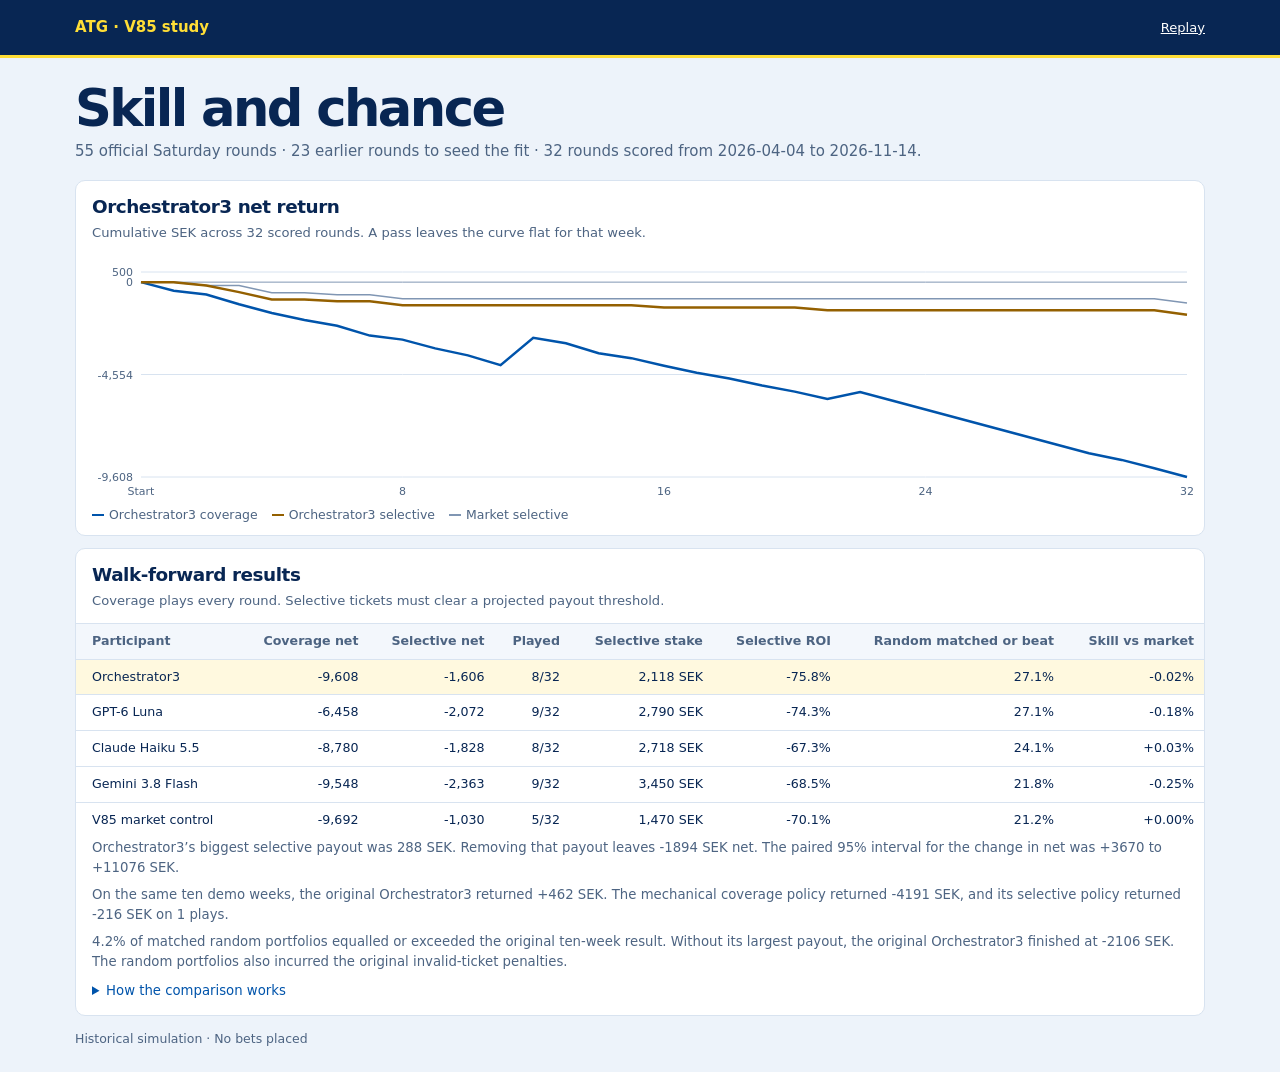
<file: skill-study.html>
<!doctype html>
<html lang="en">
<head>
<meta charset="utf-8">
<meta name="viewport" content="width=device-width, initial-scale=1">
<title>ATG V85 · Skill and chance</title>
<style>
:root{color-scheme:light;--navy:#082653;--blue:#0054ab;--gold:#946000;--yellow:#ffde36;--paper:#fff;--bg:#edf3fa;--line:#d8e3f0;--muted:#4d6482}
*{box-sizing:border-box}body{margin:0;background:var(--bg);color:var(--navy);font:15px/1.5 Inter,system-ui,sans-serif}.page{width:min(1130px,calc(100% - 32px));margin:auto}
header{border-bottom:3px solid var(--yellow);background:var(--navy);color:#fff}header .page{display:flex;min-height:55px;align-items:center;justify-content:space-between}header strong{color:var(--yellow)}header a{color:#fff;font-size:.82rem}h1,h2,p{margin:0}h1{margin:24px 0 4px;font-size:clamp(2rem,5vw,3.2rem);letter-spacing:-.05em;line-height:1.05}h2{font-size:1.15rem;letter-spacing:-.025em}.hero p,.panel p,li{color:var(--muted)}.hero{margin-bottom:18px}
.panel{margin:12px 0;border:1px solid var(--line);border-radius:10px;background:var(--paper);overflow:hidden}.panel-head{padding:12px 16px}.panel-head p{font-size:.82rem;margin-top:2px}.scroll{overflow:auto}
table{width:100%;border-collapse:collapse;font-variant-numeric:tabular-nums}th,td{white-space:nowrap;padding:8px 10px;border-top:1px solid var(--line);text-align:right;font-size:.79rem}th{color:var(--muted);background:#f3f7fc}th:first-child,td:first-child{text-align:left;padding-left:16px}tr.featured td{background:#fff9df}
canvas{width:100%;height:250px;display:block}.key{display:flex;gap:14px;flex-wrap:wrap;padding:1px 16px 11px;font-size:.78rem}.key span{color:var(--muted)}.key i{display:inline-block;width:12px;margin-right:5px;border-top:2px solid;vertical-align:middle}
.notes{padding:0 16px 14px;font-size:.83rem}.notes p+p{margin-top:7px}details{margin-top:9px}summary{cursor:pointer;color:var(--blue)}details ul{margin:5px 0 0;padding-left:22px}footer{color:var(--muted);font-size:.78rem;margin:14px 0 24px}
</style>
</head>
<body>
<header><div class="page"><strong>ATG · V85 study</strong><a id="replay" href="./" hidden>Replay</a></div></header>
<main class="page">
  <div class="hero">
    <h1>Skill and chance</h1>
    <p>55 official Saturday rounds · 23 earlier rounds to seed the fit · 32 rounds scored from 2026-04-04 to 2026-11-14.</p>
  </div>
  <section class="panel">
    <div class="panel-head"><h2>Orchestrator3 net return</h2><p>Cumulative SEK across 32 scored rounds. A pass leaves the curve flat for that week.</p></div>
    <canvas id="chart" role="img" aria-label="Orchestrator3 returns for coverage and selective tickets and the market-only selective control"></canvas>
    <div class="key"><span><i style="color:#0054ab"></i>Orchestrator3 coverage</span><span><i style="color:#946000"></i>Orchestrator3 selective</span><span><i style="color:#8096b3"></i>Market selective</span></div>
  </section>
  <section class="panel">
    <div class="panel-head"><h2>Walk-forward results</h2><p>Coverage plays every round. Selective tickets must clear a projected payout threshold.</p></div>
    <div class="scroll"><table>
      <thead><tr><th>Participant</th><th>Coverage net</th><th>Selective net</th><th>Played</th><th>Selective stake</th><th>Selective ROI</th><th>Random matched or beat</th><th>Skill vs market</th></tr></thead>
      <tbody>
        <tr class="featured">
          <td>Orchestrator3</td><td>-9,608</td>
          <td>-1,606</td><td>8/32</td>
          <td>2,118 SEK</td>
          <td>-75.8%</td>
          <td>27.1%</td>
          <td>-0.02%</td>
        </tr>
        <tr>
          <td>GPT-6 Luna</td><td>-6,458</td>
          <td>-2,072</td><td>9/32</td>
          <td>2,790 SEK</td>
          <td>-74.3%</td>
          <td>27.1%</td>
          <td>-0.18%</td>
        </tr>
        <tr>
          <td>Claude Haiku 5.5</td><td>-8,780</td>
          <td>-1,828</td><td>8/32</td>
          <td>2,718 SEK</td>
          <td>-67.3%</td>
          <td>24.1%</td>
          <td>+0.03%</td>
        </tr>
        <tr>
          <td>Gemini 3.8 Flash</td><td>-9,548</td>
          <td>-2,363</td><td>9/32</td>
          <td>3,450 SEK</td>
          <td>-68.5%</td>
          <td>21.8%</td>
          <td>-0.25%</td>
        </tr>
        <tr>
          <td>V85 market control</td><td>-9,692</td>
          <td>-1,030</td><td>5/32</td>
          <td>1,470 SEK</td>
          <td>-70.1%</td>
          <td>21.2%</td>
          <td>+0.00%</td>
        </tr>
      </tbody>
    </table></div>
    <div class="notes">
      <p>Orchestrator3’s biggest selective payout was 288 SEK. Removing that payout leaves -1894 SEK net. The paired 95% interval for the change in net was +3670 to +11076 SEK.</p>
      <p>On the same ten demo weeks, the original Orchestrator3 returned +462 SEK. The mechanical coverage policy returned -4191 SEK, and its selective policy returned -216 SEK on 1 plays.</p>
      <p>4.2% of matched random portfolios equalled or exceeded the original ten-week result. Without its largest payout, the original Orchestrator3 finished at -2106 SEK. The random portfolios also incurred the original invalid-ticket penalties.</p>
      <details><summary>How the comparison works</summary><ul>
        <li>Orchestrator3 gives the public V85 shares at least 50% weight and fits the remaining blend of model and public forecasts using strictly earlier rounds.</li>
        <li>Every forecast runs through the same coverage and payout-aware policies. The selective policy plays only when projected payout exceeds stake by 5%. Voluntary passes cost 0 SEK. Forecast failures use the public share distribution and are counted separately.</li>
        <li>10,000 randomized ticket portfolios draw runners from the public shares while matching each policy’s actual weeks played, ticket widths and stake. This isolates the runner selections from bet timing. The fraction matching or beating the result is conditional on the archived settlements.</li>
        <li>Forecast skill is the percentage reduction in log loss versus public V85 shares. Orchestrator3’s 95% interval was -0.13% to +0.08%. Bootstrap intervals resample whole scored rounds. Archived shares, runner statistics and scratchings have limited timing metadata.</li>
        <li>The forecasts came from LiteLLM. The extended benchmark does not use individual-leg win odds. June 20 had no V85 Saturday round.</li>
      </ul></details>
    </div>
  </section>
  <footer>Historical simulation · No bets placed</footer>
</main>
<script>
'use strict';
if (location.pathname.endsWith('/skill-study.html')) document.getElementById('replay').hidden = false;
const values = [[0, -420.0, -606.0, -1092.0, -1524.0, -1866.0, -2150.0, -2636.0, -2834.0, -3266.0, -3610.0, -4096.0, -2746.0, -3016.0, -3502.0, -3748.0, -4126.0, -4468.0, -4747.0, -5099.0, -5399.0, -5759.0, -5417.0, -5849.0, -6281.0, -6713.0, -7145.0, -7577.0, -8009.0, -8441.0, -8765.0, -9176.0, -9608.0], [0, 0.0, -168.0, -492.0, -852.0, -852.0, -940.0, -940.0, -1138.0, -1138.0, -1138.0, -1138.0, -1138.0, -1138.0, -1138.0, -1138.0, -1246.0, -1246.0, -1246.0, -1246.0, -1246.0, -1390.0, -1390.0, -1390.0, -1390.0, -1390.0, -1390.0, -1390.0, -1390.0, -1390.0, -1390.0, -1390.0, -1606.0], [0, 0.0, -168.0, -168.0, -528.0, -528.0, -616.0, -616.0, -814.0, -814.0, -814.0, -814.0, -814.0, -814.0, -814.0, -814.0, -814.0, -814.0, -814.0, -814.0, -814.0, -814.0, -814.0, -814.0, -814.0, -814.0, -814.0, -814.0, -814.0, -814.0, -814.0, -814.0, -1030.0]];
const chart = document.getElementById('chart');
function draw() {
  const w = chart.clientWidth, h = chart.clientHeight, pixel = devicePixelRatio || 1;
  chart.width = w * pixel;
  chart.height = h * pixel;
  const c = chart.getContext('2d');
  c.scale(pixel, pixel);
  const points = values.flat();
  const lo = Math.min(-500, ...points), hi = Math.max(500, ...points);
  const n = values[0].length - 1;
  const y = v => h - 28 - (h - 45) * (v-lo) / (hi-lo);
  const x = i => 65 + (w - 82) * i / n;
  c.font = '11px system-ui';
  c.fillStyle = '#4d6482';
  c.textAlign = 'right';
  for (const v of [...new Set([lo, (lo + hi) / 2, 0, hi])]) {
    c.strokeStyle = v === 0 ? '#8096b3' : '#d8e3f0';
    c.beginPath(); c.moveTo(x(0), y(v)); c.lineTo(x(n), y(v)); c.stroke();
    c.fillText(Math.round(v).toLocaleString('en-GB'), x(0)-8, y(v)+4);
  }
  const colors = ['#0054ab', '#946000', '#8096b3'];
  for (const index of [2,0,1]) {
    c.strokeStyle = colors[index];
    c.lineWidth = index === 2 ? 1.5 : 2.5;
    c.beginPath();
    values[index].forEach((v,i) => i ? c.lineTo(x(i), y(v)) : c.moveTo(x(i), y(v)));
    c.stroke();
  }
  c.textAlign = 'center';
  for (const i of [0,8,16,24,n]) c.fillText(i || 'Start', x(i), h-10);
}
new ResizeObserver(draw).observe(chart);
</script>
</body>
</html>
</file>
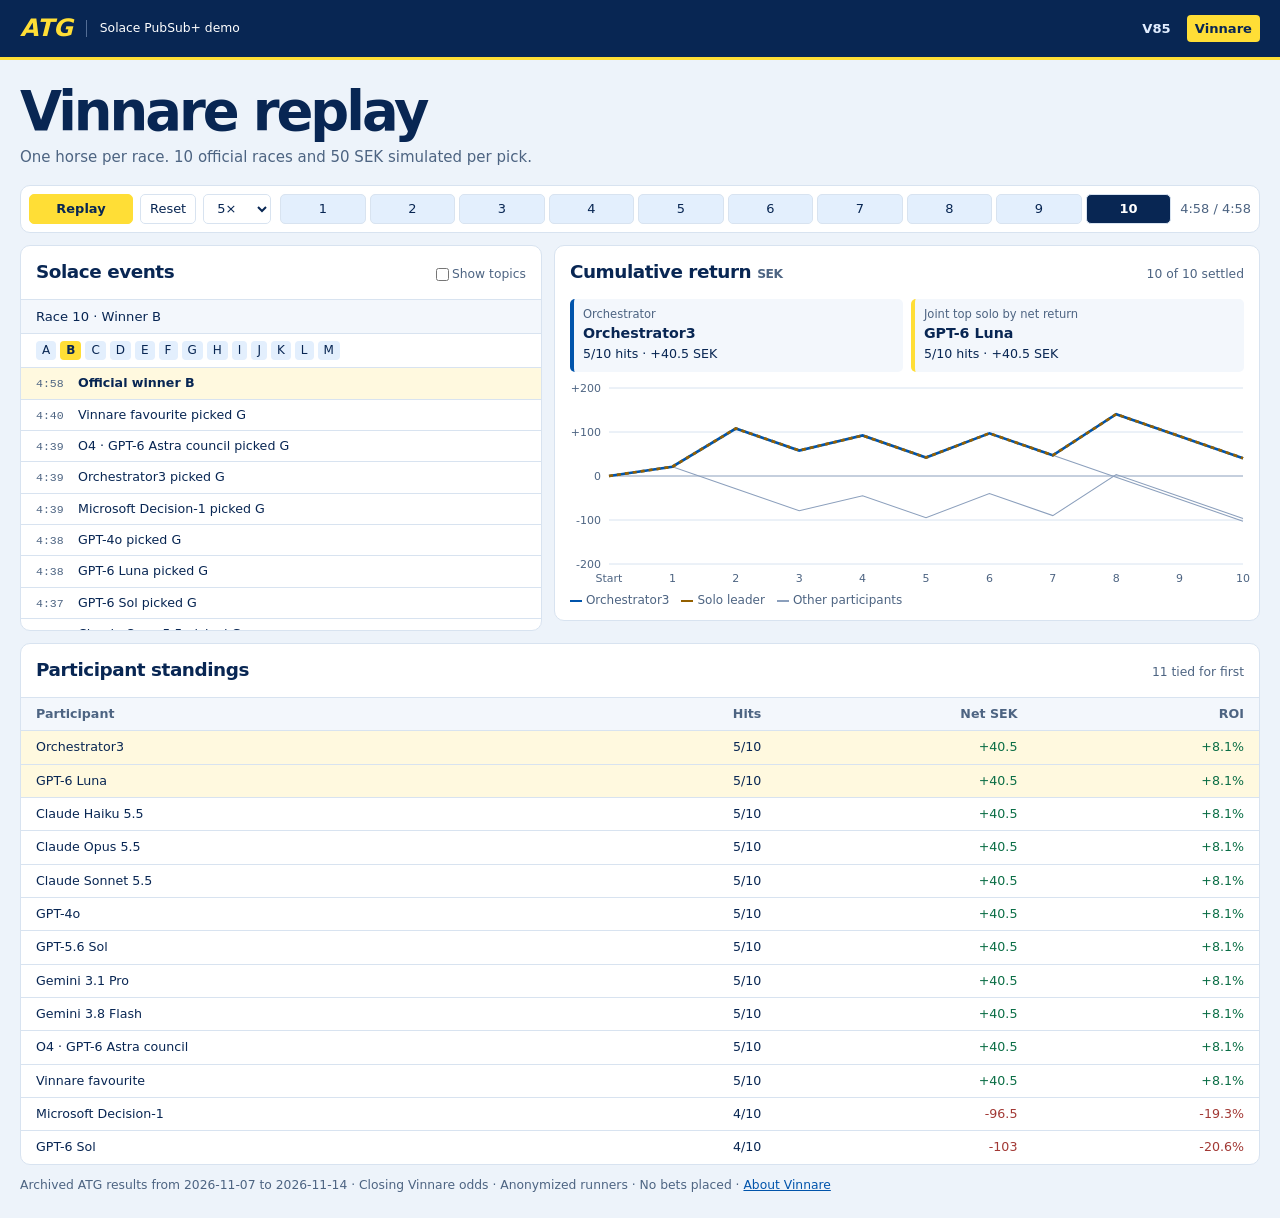
<file: vinnare.html>
<!doctype html>
<html lang="en">
<head>
<meta charset="utf-8">
<meta name="viewport" content="width=device-width, initial-scale=1">
<title>ATG Vinnare · Solace replay</title>
<style>
:root{color-scheme:light;--navy:#082653;--blue:#0054ab;--gold:#946000;--yellow:#ffde36;--bg:#edf3fa;--tint:#f3f7fc;--line:#d8e3f0;--muted:#4d6482;--gain:#0b6e46;--loss:#a23935}
*{box-sizing:border-box}[hidden]{display:none!important}body{margin:0;background:var(--bg);color:var(--navy);font:15px/1.45 Inter,system-ui,sans-serif}button,select{font:inherit;cursor:pointer}:focus-visible{outline:2px solid var(--blue);outline-offset:3px}
.page{width:min(1240px,calc(100% - 32px));margin:auto}.mast{background:var(--navy);border-bottom:3px solid var(--yellow);color:white}.mast .page{min-height:57px;display:flex;align-items:center;justify-content:space-between;gap:12px}
.brand{display:flex;gap:13px;align-items:center}.brand strong{font-style:italic;font-size:1.5rem;color:var(--yellow)}.brand span{border-left:1px solid #536d95;padding-left:13px;font-size:.77rem}.mast-nav{display:flex;gap:8px}.mast-nav a{color:#e1edff;text-decoration:none;padding:4px 8px;border-radius:4px;font-size:.82rem;font-weight:650}.mast-nav a[aria-current]{background:var(--yellow);color:var(--navy)}
h1,h2,p{margin:0}.hero{padding:23px 0 16px}.hero h1{font-size:clamp(2.3rem,5vw,3.4rem);line-height:1.08;letter-spacing:-.055em}.hero p{margin-top:5px;color:var(--muted)}.panel,.controls{min-width:0;background:white;border:1px solid var(--line);border-radius:10px;overflow:hidden}
.controls{display:flex;align-items:center;flex-wrap:wrap;gap:9px;padding:8px}.playback{display:flex;gap:7px}.controls button,.controls select{border:1px solid var(--line);border-radius:5px;background:white;color:var(--navy);padding:5px 9px;font-size:.81rem}#play{background:var(--yellow);border-color:var(--yellow);font-weight:750;min-width:104px}
.races{display:grid;grid-template-columns:repeat(10,1fr);flex:1;gap:4px}.races button{padding-inline:0;min-width:22px}.races button.done{background:#e3effd}.races button[aria-current=true]{background:var(--navy);color:white;font-weight:700}#clock{margin-left:auto;color:var(--muted);white-space:nowrap;font-size:.81rem;font-variant-numeric:tabular-nums}
.grid{display:grid;grid-template-columns:minmax(0,.85fr) minmax(0,1.15fr);gap:12px;margin-top:12px;align-items:start}.panel-head{display:flex;justify-content:space-between;align-items:baseline;gap:8px;padding:13px 15px}.panel-head h2{font-size:1.15rem;letter-spacing:-.025em}.panel-head span,.panel-head label{color:var(--muted);font-size:.77rem;white-space:nowrap}.panel-head input{margin:0 3px 0 0;vertical-align:middle;accent-color:var(--blue)}
.race{background:var(--tint);border-block:1px solid var(--line);padding:7px 15px;font-size:.82rem}.options{display:flex;flex-wrap:wrap;gap:4px;padding:7px 15px;border-bottom:1px solid var(--line)}.runner{padding:1px 6px;border-radius:4px;background:#e3effd;font-size:.75rem}.runner.won{background:var(--yellow);font-weight:750}
.feed{min-height:220px;max-height:262px;overflow:auto;overscroll-behavior:contain}.event{padding:6px 15px;border-bottom:1px solid var(--line);font-size:.79rem}.event:last-child{border-bottom:0}.stamp{display:inline-block;width:42px;color:var(--muted);font: .72rem ui-monospace,monospace}.event .topic{display:none;color:var(--muted);overflow-wrap:anywhere;margin-left:42px;font:.66rem ui-monospace,monospace}.show-topics .event .topic{display:block}.event.result{font-weight:700;background:#fff9df}
.features{display:grid;grid-template-columns:repeat(2,minmax(0,1fr));gap:8px;padding:0 15px}.feature{border-left:4px solid var(--blue);border-radius:5px;background:var(--tint);padding:7px 9px;min-width:0}.feature+.feature{border-color:var(--yellow)}.feature span{display:block;color:var(--muted);font-size:.72rem}.feature strong{display:block;font-size:.89rem;overflow-wrap:anywhere}.feature em{font-style:normal;font-variant-numeric:tabular-nums;font-size:.79rem}
canvas{display:block;width:100%;height:220px}.legend{padding:0 15px 11px;color:var(--muted);display:flex;flex-wrap:wrap;gap:6px 12px;font-size:.75rem}.legend i{display:inline-block;border-top:2px solid;width:12px;margin-right:4px;vertical-align:middle}.legend .o3{color:var(--blue)}.legend .solo{color:var(--gold);border-top-style:dashed}
.participants{margin-top:12px}table{width:100%;border-collapse:collapse;font-variant-numeric:tabular-nums}th,td{text-align:right;padding:7px 10px;border-top:1px solid var(--line);font-size:.79rem;white-space:nowrap}th{background:var(--tint);color:var(--muted)}td:first-child,th:first-child{text-align:left;white-space:normal;padding-left:15px}td:last-child,th:last-child{padding-right:15px}.highlight{background:#fff9df}.gain{color:var(--gain)}.loss{color:var(--loss)}
footer{margin:12px 0 23px;color:var(--muted);font-size:.77rem}footer a{color:var(--blue)}
@media(max-width:850px){.grid{grid-template-columns:1fr}.races{order:1;flex-basis:100%}}@media(max-width:430px){.brand span{display:none}td,th{padding-inline:4px;font-size:.72rem}td:first-child,th:first-child{padding-left:9px}td:last-child,th:last-child{padding-right:9px}.features,.legend{padding-inline:10px}}
</style>
</head>
<body>
<header class="mast"><div class="page"><div class="brand"><strong>ATG</strong><span>Solace PubSub+ demo</span></div><nav class="mast-nav" aria-label="Replays"><a href="./">V85</a><a href="vinnare.html" aria-current="page">Vinnare</a></nav></div></header>
<main class="page">
  <div class="hero"><h1>Vinnare replay</h1><p>One horse per race. 10 official races and 50 SEK simulated per pick.</p></div>
  <section class="controls" aria-label="Playback">
    <div class="playback"><button id="play">Replay</button><button id="reset">Reset</button><select id="speed" aria-label="Replay speed"><option value="1">1×</option><option value="5" selected>5×</option><option value="20">20×</option></select></div>
    <div class="races" id="races" aria-label="Jump to a race result"></div>
    <span id="clock"></span>
  </section>
  <div class="grid">
    <section class="panel" aria-labelledby="events-title">
      <div class="panel-head"><h2 id="events-title">Solace events</h2><label><input type="checkbox" id="topics" aria-controls="feed">Show topics</label></div>
      <div class="race" id="race">Ready to replay</div>
      <div class="options" id="options" hidden></div>
      <div class="feed" id="feed" aria-label="Events for the selected race"></div>
    </section>
    <section class="panel" aria-labelledby="returns-title">
      <div class="panel-head"><h2 id="returns-title">Cumulative return <span>SEK</span></h2><span id="settled">0 of 10 settled</span></div>
      <div class="features"><div class="feature"><span>Orchestrator</span><strong>Orchestrator3</strong><em id="o3-result">—</em></div><div class="feature"><span id="solo-caption">Top solo by net return</span><strong id="solo-name">Awaiting results</strong><em id="solo-result">—</em></div></div>
      <canvas id="chart" role="img" aria-label="Cumulative simulated net return by race"></canvas>
      <div class="legend"><span><i class="o3"></i>Orchestrator3</span><span><i class="solo"></i>Solo leader</span><span><i style="color:#8b9fbc"></i>Other participants</span></div>
    </section>
  </div>
  <section class="panel participants" aria-labelledby="standings-title">
    <div class="panel-head"><h2 id="standings-title">Participant standings</h2><span id="hit-lead"></span></div>
    <table aria-label="Vinnare standings sorted by net return"><thead><tr><th scope="col">Participant</th><th scope="col">Hits</th><th scope="col">Net SEK</th><th scope="col">ROI</th></tr></thead><tbody id="scores"></tbody></table>
  </section>
  <footer>Archived ATG results from 2026-11-07 to 2026-11-14 · Closing Vinnare odds · Anonymized runners · No bets placed · <a href="https://www.atg.se/vp">About Vinnare</a></footer>
</main>
<script>
'use strict';
const events = [{"at": 1, "kind": "card", "options": ["A", "B", "C", "D", "E", "F", "G", "H", "I"], "race": 1, "topic": "atg/racing/vinnare/raceCard/published/v1/race-01"}, {"at": 5.0, "horse": "E", "kind": "pick", "name": "gemini", "race": 1, "topic": "atg/analytics/vinnare/modelPick/proposed/v1/race-01/gemini"}, {"at": 5.45, "horse": "E", "kind": "pick", "name": "claude", "race": 1, "topic": "atg/analytics/vinnare/modelPick/proposed/v1/race-01/claude"}, {"at": 5.9, "horse": "E", "kind": "pick", "name": "gpt", "race": 1, "topic": "atg/analytics/vinnare/modelPick/proposed/v1/race-01/gpt"}, {"at": 6.35, "horse": "E", "kind": "pick", "name": "gemini_pro", "race": 1, "topic": "atg/analytics/vinnare/modelPick/proposed/v1/race-01/gemini_pro"}, {"at": 6.8, "horse": "E", "kind": "pick", "name": "claude_haiku", "race": 1, "topic": "atg/analytics/vinnare/modelPick/proposed/v1/race-01/claude_haiku"}, {"at": 7.25, "horse": "E", "kind": "pick", "name": "claude_opus", "race": 1, "topic": "atg/analytics/vinnare/modelPick/proposed/v1/race-01/claude_opus"}, {"at": 7.7, "horse": "E", "kind": "pick", "name": "gpt6_sol", "race": 1, "topic": "atg/analytics/vinnare/modelPick/proposed/v1/race-01/gpt6_sol"}, {"at": 8.15, "horse": "E", "kind": "pick", "name": "gpt6_luna", "race": 1, "topic": "atg/analytics/vinnare/modelPick/proposed/v1/race-01/gpt6_luna"}, {"at": 8.6, "horse": "E", "kind": "pick", "name": "gpt4o", "race": 1, "topic": "atg/analytics/vinnare/modelPick/proposed/v1/race-01/gpt4o"}, {"at": 9.05, "horse": "E", "kind": "pick", "name": "decision1", "race": 1, "topic": "atg/analytics/vinnare/modelPick/proposed/v1/race-01/decision1"}, {"at": 9.5, "horse": "E", "kind": "pick", "name": "o3", "race": 1, "topic": "atg/analytics/vinnare/modelPick/proposed/v1/race-01/orchestrator3"}, {"at": 9.95, "horse": "E", "kind": "pick", "name": "o4", "race": 1, "topic": "atg/analytics/vinnare/modelPick/proposed/v1/race-01/o4"}, {"at": 10.4, "horse": "E", "kind": "pick", "name": "favourite", "race": 1, "topic": "atg/analytics/vinnare/modelPick/proposed/v1/race-01/favourite"}, {"at": 28, "kind": "result", "race": 1, "standings": [{"bets": 1, "hits": 1, "label": "Orchestrator3", "name": "o3", "net_sek": 21.0, "roi": 0.42, "stake_sek": 50.0}, {"bets": 1, "hits": 1, "label": "GPT-6 Luna", "name": "gpt6_luna", "net_sek": 21.0, "roi": 0.42, "stake_sek": 50.0}, {"bets": 1, "hits": 1, "label": "Claude Haiku 5.5", "name": "claude_haiku", "net_sek": 21.0, "roi": 0.42, "stake_sek": 50.0}, {"bets": 1, "hits": 1, "label": "Claude Opus 5.5", "name": "claude_opus", "net_sek": 21.0, "roi": 0.42, "stake_sek": 50.0}, {"bets": 1, "hits": 1, "label": "Claude Sonnet 5.5", "name": "claude", "net_sek": 21.0, "roi": 0.42, "stake_sek": 50.0}, {"bets": 1, "hits": 1, "label": "GPT-4o", "name": "gpt4o", "net_sek": 21.0, "roi": 0.42, "stake_sek": 50.0}, {"bets": 1, "hits": 1, "label": "GPT-5.6 Sol", "name": "gpt", "net_sek": 21.0, "roi": 0.42, "stake_sek": 50.0}, {"bets": 1, "hits": 1, "label": "GPT-6 Sol", "name": "gpt6_sol", "net_sek": 21.0, "roi": 0.42, "stake_sek": 50.0}, {"bets": 1, "hits": 1, "label": "Gemini 3.1 Pro", "name": "gemini_pro", "net_sek": 21.0, "roi": 0.42, "stake_sek": 50.0}, {"bets": 1, "hits": 1, "label": "Gemini 3.8 Flash", "name": "gemini", "net_sek": 21.0, "roi": 0.42, "stake_sek": 50.0}, {"bets": 1, "hits": 1, "label": "Microsoft Decision-1", "name": "decision1", "net_sek": 21.0, "roi": 0.42, "stake_sek": 50.0}, {"bets": 1, "hits": 1, "label": "O4 \u00b7 GPT-6 Astra council", "name": "o4", "net_sek": 21.0, "roi": 0.42, "stake_sek": 50.0}, {"bets": 1, "hits": 1, "label": "Vinnare favourite", "name": "favourite", "net_sek": 21.0, "roi": 0.42, "stake_sek": 50.0}], "topic": "atg/betting/vinnare/race/settled/v1/race-01", "winners": ["E"]}, {"at": 31, "kind": "card", "options": ["A", "B", "C", "D", "E", "F", "G", "H", "I", "J", "K", "L", "M", "N"], "race": 2, "topic": "atg/racing/vinnare/raceCard/published/v1/race-02"}, {"at": 35.0, "horse": "E", "kind": "pick", "name": "gemini", "race": 2, "topic": "atg/analytics/vinnare/modelPick/proposed/v1/race-02/gemini"}, {"at": 35.45, "horse": "E", "kind": "pick", "name": "claude", "race": 2, "topic": "atg/analytics/vinnare/modelPick/proposed/v1/race-02/claude"}, {"at": 35.9, "horse": "E", "kind": "pick", "name": "gpt", "race": 2, "topic": "atg/analytics/vinnare/modelPick/proposed/v1/race-02/gpt"}, {"at": 36.35, "horse": "E", "kind": "pick", "name": "gemini_pro", "race": 2, "topic": "atg/analytics/vinnare/modelPick/proposed/v1/race-02/gemini_pro"}, {"at": 36.8, "horse": "E", "kind": "pick", "name": "claude_haiku", "race": 2, "topic": "atg/analytics/vinnare/modelPick/proposed/v1/race-02/claude_haiku"}, {"at": 37.25, "horse": "E", "kind": "pick", "name": "claude_opus", "race": 2, "topic": "atg/analytics/vinnare/modelPick/proposed/v1/race-02/claude_opus"}, {"at": 37.7, "horse": "E", "kind": "pick", "name": "gpt6_sol", "race": 2, "topic": "atg/analytics/vinnare/modelPick/proposed/v1/race-02/gpt6_sol"}, {"at": 38.15, "horse": "E", "kind": "pick", "name": "gpt6_luna", "race": 2, "topic": "atg/analytics/vinnare/modelPick/proposed/v1/race-02/gpt6_luna"}, {"at": 38.6, "horse": "E", "kind": "pick", "name": "gpt4o", "race": 2, "topic": "atg/analytics/vinnare/modelPick/proposed/v1/race-02/gpt4o"}, {"at": 39.05, "horse": "I", "kind": "pick", "name": "decision1", "race": 2, "topic": "atg/analytics/vinnare/modelPick/proposed/v1/race-02/decision1"}, {"at": 39.5, "horse": "E", "kind": "pick", "name": "o3", "race": 2, "topic": "atg/analytics/vinnare/modelPick/proposed/v1/race-02/orchestrator3"}, {"at": 39.95, "horse": "E", "kind": "pick", "name": "o4", "race": 2, "topic": "atg/analytics/vinnare/modelPick/proposed/v1/race-02/o4"}, {"at": 40.4, "horse": "E", "kind": "pick", "name": "favourite", "race": 2, "topic": "atg/analytics/vinnare/modelPick/proposed/v1/race-02/favourite"}, {"at": 58, "kind": "result", "race": 2, "standings": [{"bets": 2, "hits": 2, "label": "Orchestrator3", "name": "o3", "net_sek": 108.0, "roi": 1.08, "stake_sek": 100.0}, {"bets": 2, "hits": 2, "label": "GPT-6 Luna", "name": "gpt6_luna", "net_sek": 108.0, "roi": 1.08, "stake_sek": 100.0}, {"bets": 2, "hits": 2, "label": "Claude Haiku 5.5", "name": "claude_haiku", "net_sek": 108.0, "roi": 1.08, "stake_sek": 100.0}, {"bets": 2, "hits": 2, "label": "Claude Opus 5.5", "name": "claude_opus", "net_sek": 108.0, "roi": 1.08, "stake_sek": 100.0}, {"bets": 2, "hits": 2, "label": "Claude Sonnet 5.5", "name": "claude", "net_sek": 108.0, "roi": 1.08, "stake_sek": 100.0}, {"bets": 2, "hits": 2, "label": "GPT-4o", "name": "gpt4o", "net_sek": 108.0, "roi": 1.08, "stake_sek": 100.0}, {"bets": 2, "hits": 2, "label": "GPT-5.6 Sol", "name": "gpt", "net_sek": 108.0, "roi": 1.08, "stake_sek": 100.0}, {"bets": 2, "hits": 2, "label": "GPT-6 Sol", "name": "gpt6_sol", "net_sek": 108.0, "roi": 1.08, "stake_sek": 100.0}, {"bets": 2, "hits": 2, "label": "Gemini 3.1 Pro", "name": "gemini_pro", "net_sek": 108.0, "roi": 1.08, "stake_sek": 100.0}, {"bets": 2, "hits": 2, "label": "Gemini 3.8 Flash", "name": "gemini", "net_sek": 108.0, "roi": 1.08, "stake_sek": 100.0}, {"bets": 2, "hits": 2, "label": "O4 \u00b7 GPT-6 Astra council", "name": "o4", "net_sek": 108.0, "roi": 1.08, "stake_sek": 100.0}, {"bets": 2, "hits": 2, "label": "Vinnare favourite", "name": "favourite", "net_sek": 108.0, "roi": 1.08, "stake_sek": 100.0}, {"bets": 2, "hits": 1, "label": "Microsoft Decision-1", "name": "decision1", "net_sek": -29.0, "roi": -0.29, "stake_sek": 100.0}], "topic": "atg/betting/vinnare/race/settled/v1/race-02", "winners": ["E"]}, {"at": 61, "kind": "card", "options": ["A", "B", "C", "D", "E", "F", "G", "H", "I", "J", "K", "L", "M", "N"], "race": 3, "topic": "atg/racing/vinnare/raceCard/published/v1/race-03"}, {"at": 65.0, "horse": "A", "kind": "pick", "name": "gemini", "race": 3, "topic": "atg/analytics/vinnare/modelPick/proposed/v1/race-03/gemini"}, {"at": 65.45, "horse": "A", "kind": "pick", "name": "claude", "race": 3, "topic": "atg/analytics/vinnare/modelPick/proposed/v1/race-03/claude"}, {"at": 65.9, "horse": "A", "kind": "pick", "name": "gpt", "race": 3, "topic": "atg/analytics/vinnare/modelPick/proposed/v1/race-03/gpt"}, {"at": 66.35, "horse": "A", "kind": "pick", "name": "gemini_pro", "race": 3, "topic": "atg/analytics/vinnare/modelPick/proposed/v1/race-03/gemini_pro"}, {"at": 66.8, "horse": "A", "kind": "pick", "name": "claude_haiku", "race": 3, "topic": "atg/analytics/vinnare/modelPick/proposed/v1/race-03/claude_haiku"}, {"at": 67.25, "horse": "A", "kind": "pick", "name": "claude_opus", "race": 3, "topic": "atg/analytics/vinnare/modelPick/proposed/v1/race-03/claude_opus"}, {"at": 67.7, "horse": "A", "kind": "pick", "name": "gpt6_sol", "race": 3, "topic": "atg/analytics/vinnare/modelPick/proposed/v1/race-03/gpt6_sol"}, {"at": 68.15, "horse": "A", "kind": "pick", "name": "gpt6_luna", "race": 3, "topic": "atg/analytics/vinnare/modelPick/proposed/v1/race-03/gpt6_luna"}, {"at": 68.6, "horse": "A", "kind": "pick", "name": "gpt4o", "race": 3, "topic": "atg/analytics/vinnare/modelPick/proposed/v1/race-03/gpt4o"}, {"at": 69.05, "horse": "A", "kind": "pick", "name": "decision1", "race": 3, "topic": "atg/analytics/vinnare/modelPick/proposed/v1/race-03/decision1"}, {"at": 69.5, "horse": "A", "kind": "pick", "name": "o3", "race": 3, "topic": "atg/analytics/vinnare/modelPick/proposed/v1/race-03/orchestrator3"}, {"at": 69.95, "horse": "A", "kind": "pick", "name": "o4", "race": 3, "topic": "atg/analytics/vinnare/modelPick/proposed/v1/race-03/o4"}, {"at": 70.4, "horse": "A", "kind": "pick", "name": "favourite", "race": 3, "topic": "atg/analytics/vinnare/modelPick/proposed/v1/race-03/favourite"}, {"at": 88, "kind": "result", "race": 3, "standings": [{"bets": 3, "hits": 2, "label": "Orchestrator3", "name": "o3", "net_sek": 58.0, "roi": 0.38666666666666666, "stake_sek": 150.0}, {"bets": 3, "hits": 2, "label": "GPT-6 Luna", "name": "gpt6_luna", "net_sek": 58.0, "roi": 0.38666666666666666, "stake_sek": 150.0}, {"bets": 3, "hits": 2, "label": "Claude Haiku 5.5", "name": "claude_haiku", "net_sek": 58.0, "roi": 0.38666666666666666, "stake_sek": 150.0}, {"bets": 3, "hits": 2, "label": "Claude Opus 5.5", "name": "claude_opus", "net_sek": 58.0, "roi": 0.38666666666666666, "stake_sek": 150.0}, {"bets": 3, "hits": 2, "label": "Claude Sonnet 5.5", "name": "claude", "net_sek": 58.0, "roi": 0.38666666666666666, "stake_sek": 150.0}, {"bets": 3, "hits": 2, "label": "GPT-4o", "name": "gpt4o", "net_sek": 58.0, "roi": 0.38666666666666666, "stake_sek": 150.0}, {"bets": 3, "hits": 2, "label": "GPT-5.6 Sol", "name": "gpt", "net_sek": 58.0, "roi": 0.38666666666666666, "stake_sek": 150.0}, {"bets": 3, "hits": 2, "label": "GPT-6 Sol", "name": "gpt6_sol", "net_sek": 58.0, "roi": 0.38666666666666666, "stake_sek": 150.0}, {"bets": 3, "hits": 2, "label": "Gemini 3.1 Pro", "name": "gemini_pro", "net_sek": 58.0, "roi": 0.38666666666666666, "stake_sek": 150.0}, {"bets": 3, "hits": 2, "label": "Gemini 3.8 Flash", "name": "gemini", "net_sek": 58.0, "roi": 0.38666666666666666, "stake_sek": 150.0}, {"bets": 3, "hits": 2, "label": "O4 \u00b7 GPT-6 Astra council", "name": "o4", "net_sek": 58.0, "roi": 0.38666666666666666, "stake_sek": 150.0}, {"bets": 3, "hits": 2, "label": "Vinnare favourite", "name": "favourite", "net_sek": 58.0, "roi": 0.38666666666666666, "stake_sek": 150.0}, {"bets": 3, "hits": 1, "label": "Microsoft Decision-1", "name": "decision1", "net_sek": -79.0, "roi": -0.5266666666666666, "stake_sek": 150.0}], "topic": "atg/betting/vinnare/race/settled/v1/race-03", "winners": ["B"]}, {"at": 91, "kind": "card", "options": ["A", "B", "C", "D", "E", "F", "G", "H", "I", "J", "K", "L"], "race": 4, "topic": "atg/racing/vinnare/raceCard/published/v1/race-04"}, {"at": 95.0, "horse": "D", "kind": "pick", "name": "gemini", "race": 4, "topic": "atg/analytics/vinnare/modelPick/proposed/v1/race-04/gemini"}, {"at": 95.45, "horse": "D", "kind": "pick", "name": "claude", "race": 4, "topic": "atg/analytics/vinnare/modelPick/proposed/v1/race-04/claude"}, {"at": 95.9, "horse": "D", "kind": "pick", "name": "gpt", "race": 4, "topic": "atg/analytics/vinnare/modelPick/proposed/v1/race-04/gpt"}, {"at": 96.35, "horse": "D", "kind": "pick", "name": "gemini_pro", "race": 4, "topic": "atg/analytics/vinnare/modelPick/proposed/v1/race-04/gemini_pro"}, {"at": 96.8, "horse": "D", "kind": "pick", "name": "claude_haiku", "race": 4, "topic": "atg/analytics/vinnare/modelPick/proposed/v1/race-04/claude_haiku"}, {"at": 97.25, "horse": "D", "kind": "pick", "name": "claude_opus", "race": 4, "topic": "atg/analytics/vinnare/modelPick/proposed/v1/race-04/claude_opus"}, {"at": 97.7, "horse": "D", "kind": "pick", "name": "gpt6_sol", "race": 4, "topic": "atg/analytics/vinnare/modelPick/proposed/v1/race-04/gpt6_sol"}, {"at": 98.15, "horse": "D", "kind": "pick", "name": "gpt6_luna", "race": 4, "topic": "atg/analytics/vinnare/modelPick/proposed/v1/race-04/gpt6_luna"}, {"at": 98.6, "horse": "D", "kind": "pick", "name": "gpt4o", "race": 4, "topic": "atg/analytics/vinnare/modelPick/proposed/v1/race-04/gpt4o"}, {"at": 99.05, "horse": "D", "kind": "pick", "name": "decision1", "race": 4, "topic": "atg/analytics/vinnare/modelPick/proposed/v1/race-04/decision1"}, {"at": 99.5, "horse": "D", "kind": "pick", "name": "o3", "race": 4, "topic": "atg/analytics/vinnare/modelPick/proposed/v1/race-04/orchestrator3"}, {"at": 99.95, "horse": "D", "kind": "pick", "name": "o4", "race": 4, "topic": "atg/analytics/vinnare/modelPick/proposed/v1/race-04/o4"}, {"at": 100.4, "horse": "D", "kind": "pick", "name": "favourite", "race": 4, "topic": "atg/analytics/vinnare/modelPick/proposed/v1/race-04/favourite"}, {"at": 118, "kind": "result", "race": 4, "standings": [{"bets": 4, "hits": 3, "label": "Orchestrator3", "name": "o3", "net_sek": 92.0, "roi": 0.46, "stake_sek": 200.0}, {"bets": 4, "hits": 3, "label": "GPT-6 Luna", "name": "gpt6_luna", "net_sek": 92.0, "roi": 0.46, "stake_sek": 200.0}, {"bets": 4, "hits": 3, "label": "Claude Haiku 5.5", "name": "claude_haiku", "net_sek": 92.0, "roi": 0.46, "stake_sek": 200.0}, {"bets": 4, "hits": 3, "label": "Claude Opus 5.5", "name": "claude_opus", "net_sek": 92.0, "roi": 0.46, "stake_sek": 200.0}, {"bets": 4, "hits": 3, "label": "Claude Sonnet 5.5", "name": "claude", "net_sek": 92.0, "roi": 0.46, "stake_sek": 200.0}, {"bets": 4, "hits": 3, "label": "GPT-4o", "name": "gpt4o", "net_sek": 92.0, "roi": 0.46, "stake_sek": 200.0}, {"bets": 4, "hits": 3, "label": "GPT-5.6 Sol", "name": "gpt", "net_sek": 92.0, "roi": 0.46, "stake_sek": 200.0}, {"bets": 4, "hits": 3, "label": "GPT-6 Sol", "name": "gpt6_sol", "net_sek": 92.0, "roi": 0.46, "stake_sek": 200.0}, {"bets": 4, "hits": 3, "label": "Gemini 3.1 Pro", "name": "gemini_pro", "net_sek": 92.0, "roi": 0.46, "stake_sek": 200.0}, {"bets": 4, "hits": 3, "label": "Gemini 3.8 Flash", "name": "gemini", "net_sek": 92.0, "roi": 0.46, "stake_sek": 200.0}, {"bets": 4, "hits": 3, "label": "O4 \u00b7 GPT-6 Astra council", "name": "o4", "net_sek": 92.0, "roi": 0.46, "stake_sek": 200.0}, {"bets": 4, "hits": 3, "label": "Vinnare favourite", "name": "favourite", "net_sek": 92.0, "roi": 0.46, "stake_sek": 200.0}, {"bets": 4, "hits": 2, "label": "Microsoft Decision-1", "name": "decision1", "net_sek": -45.0, "roi": -0.225, "stake_sek": 200.0}], "topic": "atg/betting/vinnare/race/settled/v1/race-04", "winners": ["D"]}, {"at": 121, "kind": "card", "options": ["A", "B", "C", "D", "E", "F", "G", "H", "I", "J", "K", "L"], "race": 5, "topic": "atg/racing/vinnare/raceCard/published/v1/race-05"}, {"at": 125.0, "horse": "D", "kind": "pick", "name": "gemini", "race": 5, "topic": "atg/analytics/vinnare/modelPick/proposed/v1/race-05/gemini"}, {"at": 125.45, "horse": "D", "kind": "pick", "name": "claude", "race": 5, "topic": "atg/analytics/vinnare/modelPick/proposed/v1/race-05/claude"}, {"at": 125.9, "horse": "D", "kind": "pick", "name": "gpt", "race": 5, "topic": "atg/analytics/vinnare/modelPick/proposed/v1/race-05/gpt"}, {"at": 126.35, "horse": "D", "kind": "pick", "name": "gemini_pro", "race": 5, "topic": "atg/analytics/vinnare/modelPick/proposed/v1/race-05/gemini_pro"}, {"at": 126.8, "horse": "D", "kind": "pick", "name": "claude_haiku", "race": 5, "topic": "atg/analytics/vinnare/modelPick/proposed/v1/race-05/claude_haiku"}, {"at": 127.25, "horse": "D", "kind": "pick", "name": "claude_opus", "race": 5, "topic": "atg/analytics/vinnare/modelPick/proposed/v1/race-05/claude_opus"}, {"at": 127.7, "horse": "D", "kind": "pick", "name": "gpt6_sol", "race": 5, "topic": "atg/analytics/vinnare/modelPick/proposed/v1/race-05/gpt6_sol"}, {"at": 128.15, "horse": "D", "kind": "pick", "name": "gpt6_luna", "race": 5, "topic": "atg/analytics/vinnare/modelPick/proposed/v1/race-05/gpt6_luna"}, {"at": 128.6, "horse": "D", "kind": "pick", "name": "gpt4o", "race": 5, "topic": "atg/analytics/vinnare/modelPick/proposed/v1/race-05/gpt4o"}, {"at": 129.05, "horse": "D", "kind": "pick", "name": "decision1", "race": 5, "topic": "atg/analytics/vinnare/modelPick/proposed/v1/race-05/decision1"}, {"at": 129.5, "horse": "D", "kind": "pick", "name": "o3", "race": 5, "topic": "atg/analytics/vinnare/modelPick/proposed/v1/race-05/orchestrator3"}, {"at": 129.95, "horse": "D", "kind": "pick", "name": "o4", "race": 5, "topic": "atg/analytics/vinnare/modelPick/proposed/v1/race-05/o4"}, {"at": 130.4, "horse": "D", "kind": "pick", "name": "favourite", "race": 5, "topic": "atg/analytics/vinnare/modelPick/proposed/v1/race-05/favourite"}, {"at": 148, "kind": "result", "race": 5, "standings": [{"bets": 5, "hits": 3, "label": "Orchestrator3", "name": "o3", "net_sek": 42.0, "roi": 0.168, "stake_sek": 250.0}, {"bets": 5, "hits": 3, "label": "GPT-6 Luna", "name": "gpt6_luna", "net_sek": 42.0, "roi": 0.168, "stake_sek": 250.0}, {"bets": 5, "hits": 3, "label": "Claude Haiku 5.5", "name": "claude_haiku", "net_sek": 42.0, "roi": 0.168, "stake_sek": 250.0}, {"bets": 5, "hits": 3, "label": "Claude Opus 5.5", "name": "claude_opus", "net_sek": 42.0, "roi": 0.168, "stake_sek": 250.0}, {"bets": 5, "hits": 3, "label": "Claude Sonnet 5.5", "name": "claude", "net_sek": 42.0, "roi": 0.168, "stake_sek": 250.0}, {"bets": 5, "hits": 3, "label": "GPT-4o", "name": "gpt4o", "net_sek": 42.0, "roi": 0.168, "stake_sek": 250.0}, {"bets": 5, "hits": 3, "label": "GPT-5.6 Sol", "name": "gpt", "net_sek": 42.0, "roi": 0.168, "stake_sek": 250.0}, {"bets": 5, "hits": 3, "label": "GPT-6 Sol", "name": "gpt6_sol", "net_sek": 42.0, "roi": 0.168, "stake_sek": 250.0}, {"bets": 5, "hits": 3, "label": "Gemini 3.1 Pro", "name": "gemini_pro", "net_sek": 42.0, "roi": 0.168, "stake_sek": 250.0}, {"bets": 5, "hits": 3, "label": "Gemini 3.8 Flash", "name": "gemini", "net_sek": 42.0, "roi": 0.168, "stake_sek": 250.0}, {"bets": 5, "hits": 3, "label": "O4 \u00b7 GPT-6 Astra council", "name": "o4", "net_sek": 42.0, "roi": 0.168, "stake_sek": 250.0}, {"bets": 5, "hits": 3, "label": "Vinnare favourite", "name": "favourite", "net_sek": 42.0, "roi": 0.168, "stake_sek": 250.0}, {"bets": 5, "hits": 2, "label": "Microsoft Decision-1", "name": "decision1", "net_sek": -95.0, "roi": -0.38, "stake_sek": 250.0}], "topic": "atg/betting/vinnare/race/settled/v1/race-05", "winners": ["K"]}, {"at": 151, "kind": "card", "options": ["A", "B", "C", "D", "E", "F", "G", "H", "I", "J", "K", "L"], "race": 6, "topic": "atg/racing/vinnare/raceCard/published/v1/race-06"}, {"at": 155.0, "horse": "D", "kind": "pick", "name": "gemini", "race": 6, "topic": "atg/analytics/vinnare/modelPick/proposed/v1/race-06/gemini"}, {"at": 155.45, "horse": "D", "kind": "pick", "name": "claude", "race": 6, "topic": "atg/analytics/vinnare/modelPick/proposed/v1/race-06/claude"}, {"at": 155.9, "horse": "D", "kind": "pick", "name": "gpt", "race": 6, "topic": "atg/analytics/vinnare/modelPick/proposed/v1/race-06/gpt"}, {"at": 156.35, "horse": "D", "kind": "pick", "name": "gemini_pro", "race": 6, "topic": "atg/analytics/vinnare/modelPick/proposed/v1/race-06/gemini_pro"}, {"at": 156.8, "horse": "D", "kind": "pick", "name": "claude_haiku", "race": 6, "topic": "atg/analytics/vinnare/modelPick/proposed/v1/race-06/claude_haiku"}, {"at": 157.25, "horse": "D", "kind": "pick", "name": "claude_opus", "race": 6, "topic": "atg/analytics/vinnare/modelPick/proposed/v1/race-06/claude_opus"}, {"at": 157.7, "horse": "D", "kind": "pick", "name": "gpt6_sol", "race": 6, "topic": "atg/analytics/vinnare/modelPick/proposed/v1/race-06/gpt6_sol"}, {"at": 158.15, "horse": "D", "kind": "pick", "name": "gpt6_luna", "race": 6, "topic": "atg/analytics/vinnare/modelPick/proposed/v1/race-06/gpt6_luna"}, {"at": 158.6, "horse": "D", "kind": "pick", "name": "gpt4o", "race": 6, "topic": "atg/analytics/vinnare/modelPick/proposed/v1/race-06/gpt4o"}, {"at": 159.05, "horse": "D", "kind": "pick", "name": "decision1", "race": 6, "topic": "atg/analytics/vinnare/modelPick/proposed/v1/race-06/decision1"}, {"at": 159.5, "horse": "D", "kind": "pick", "name": "o3", "race": 6, "topic": "atg/analytics/vinnare/modelPick/proposed/v1/race-06/orchestrator3"}, {"at": 159.95, "horse": "D", "kind": "pick", "name": "o4", "race": 6, "topic": "atg/analytics/vinnare/modelPick/proposed/v1/race-06/o4"}, {"at": 160.4, "horse": "D", "kind": "pick", "name": "favourite", "race": 6, "topic": "atg/analytics/vinnare/modelPick/proposed/v1/race-06/favourite"}, {"at": 178, "kind": "result", "race": 6, "standings": [{"bets": 6, "hits": 4, "label": "Orchestrator3", "name": "o3", "net_sek": 97.0, "roi": 0.3233333333333333, "stake_sek": 300.0}, {"bets": 6, "hits": 4, "label": "GPT-6 Luna", "name": "gpt6_luna", "net_sek": 97.0, "roi": 0.3233333333333333, "stake_sek": 300.0}, {"bets": 6, "hits": 4, "label": "Claude Haiku 5.5", "name": "claude_haiku", "net_sek": 97.0, "roi": 0.3233333333333333, "stake_sek": 300.0}, {"bets": 6, "hits": 4, "label": "Claude Opus 5.5", "name": "claude_opus", "net_sek": 97.0, "roi": 0.3233333333333333, "stake_sek": 300.0}, {"bets": 6, "hits": 4, "label": "Claude Sonnet 5.5", "name": "claude", "net_sek": 97.0, "roi": 0.3233333333333333, "stake_sek": 300.0}, {"bets": 6, "hits": 4, "label": "GPT-4o", "name": "gpt4o", "net_sek": 97.0, "roi": 0.3233333333333333, "stake_sek": 300.0}, {"bets": 6, "hits": 4, "label": "GPT-5.6 Sol", "name": "gpt", "net_sek": 97.0, "roi": 0.3233333333333333, "stake_sek": 300.0}, {"bets": 6, "hits": 4, "label": "GPT-6 Sol", "name": "gpt6_sol", "net_sek": 97.0, "roi": 0.3233333333333333, "stake_sek": 300.0}, {"bets": 6, "hits": 4, "label": "Gemini 3.1 Pro", "name": "gemini_pro", "net_sek": 97.0, "roi": 0.3233333333333333, "stake_sek": 300.0}, {"bets": 6, "hits": 4, "label": "Gemini 3.8 Flash", "name": "gemini", "net_sek": 97.0, "roi": 0.3233333333333333, "stake_sek": 300.0}, {"bets": 6, "hits": 4, "label": "O4 \u00b7 GPT-6 Astra council", "name": "o4", "net_sek": 97.0, "roi": 0.3233333333333333, "stake_sek": 300.0}, {"bets": 6, "hits": 4, "label": "Vinnare favourite", "name": "favourite", "net_sek": 97.0, "roi": 0.3233333333333333, "stake_sek": 300.0}, {"bets": 6, "hits": 3, "label": "Microsoft Decision-1", "name": "decision1", "net_sek": -40.0, "roi": -0.13333333333333333, "stake_sek": 300.0}], "topic": "atg/betting/vinnare/race/settled/v1/race-06", "winners": ["D"]}, {"at": 181, "kind": "card", "options": ["A", "B", "C", "D", "E", "F", "G", "H", "I", "J", "K", "L"], "race": 7, "topic": "atg/racing/vinnare/raceCard/published/v1/race-07"}, {"at": 185.0, "horse": "C", "kind": "pick", "name": "gemini", "race": 7, "topic": "atg/analytics/vinnare/modelPick/proposed/v1/race-07/gemini"}, {"at": 185.45, "horse": "C", "kind": "pick", "name": "claude", "race": 7, "topic": "atg/analytics/vinnare/modelPick/proposed/v1/race-07/claude"}, {"at": 185.9, "horse": "C", "kind": "pick", "name": "gpt", "race": 7, "topic": "atg/analytics/vinnare/modelPick/proposed/v1/race-07/gpt"}, {"at": 186.35, "horse": "C", "kind": "pick", "name": "gemini_pro", "race": 7, "topic": "atg/analytics/vinnare/modelPick/proposed/v1/race-07/gemini_pro"}, {"at": 186.8, "horse": "C", "kind": "pick", "name": "claude_haiku", "race": 7, "topic": "atg/analytics/vinnare/modelPick/proposed/v1/race-07/claude_haiku"}, {"at": 187.25, "horse": "C", "kind": "pick", "name": "claude_opus", "race": 7, "topic": "atg/analytics/vinnare/modelPick/proposed/v1/race-07/claude_opus"}, {"at": 187.7, "horse": "C", "kind": "pick", "name": "gpt6_sol", "race": 7, "topic": "atg/analytics/vinnare/modelPick/proposed/v1/race-07/gpt6_sol"}, {"at": 188.15, "horse": "C", "kind": "pick", "name": "gpt6_luna", "race": 7, "topic": "atg/analytics/vinnare/modelPick/proposed/v1/race-07/gpt6_luna"}, {"at": 188.6, "horse": "C", "kind": "pick", "name": "gpt4o", "race": 7, "topic": "atg/analytics/vinnare/modelPick/proposed/v1/race-07/gpt4o"}, {"at": 189.05, "horse": "C", "kind": "pick", "name": "decision1", "race": 7, "topic": "atg/analytics/vinnare/modelPick/proposed/v1/race-07/decision1"}, {"at": 189.5, "horse": "C", "kind": "pick", "name": "o3", "race": 7, "topic": "atg/analytics/vinnare/modelPick/proposed/v1/race-07/orchestrator3"}, {"at": 189.95, "horse": "C", "kind": "pick", "name": "o4", "race": 7, "topic": "atg/analytics/vinnare/modelPick/proposed/v1/race-07/o4"}, {"at": 190.4, "horse": "C", "kind": "pick", "name": "favourite", "race": 7, "topic": "atg/analytics/vinnare/modelPick/proposed/v1/race-07/favourite"}, {"at": 208, "kind": "result", "race": 7, "standings": [{"bets": 7, "hits": 4, "label": "Orchestrator3", "name": "o3", "net_sek": 47.0, "roi": 0.13428571428571429, "stake_sek": 350.0}, {"bets": 7, "hits": 4, "label": "GPT-6 Luna", "name": "gpt6_luna", "net_sek": 47.0, "roi": 0.13428571428571429, "stake_sek": 350.0}, {"bets": 7, "hits": 4, "label": "Claude Haiku 5.5", "name": "claude_haiku", "net_sek": 47.0, "roi": 0.13428571428571429, "stake_sek": 350.0}, {"bets": 7, "hits": 4, "label": "Claude Opus 5.5", "name": "claude_opus", "net_sek": 47.0, "roi": 0.13428571428571429, "stake_sek": 350.0}, {"bets": 7, "hits": 4, "label": "Claude Sonnet 5.5", "name": "claude", "net_sek": 47.0, "roi": 0.13428571428571429, "stake_sek": 350.0}, {"bets": 7, "hits": 4, "label": "GPT-4o", "name": "gpt4o", "net_sek": 47.0, "roi": 0.13428571428571429, "stake_sek": 350.0}, {"bets": 7, "hits": 4, "label": "GPT-5.6 Sol", "name": "gpt", "net_sek": 47.0, "roi": 0.13428571428571429, "stake_sek": 350.0}, {"bets": 7, "hits": 4, "label": "GPT-6 Sol", "name": "gpt6_sol", "net_sek": 47.0, "roi": 0.13428571428571429, "stake_sek": 350.0}, {"bets": 7, "hits": 4, "label": "Gemini 3.1 Pro", "name": "gemini_pro", "net_sek": 47.0, "roi": 0.13428571428571429, "stake_sek": 350.0}, {"bets": 7, "hits": 4, "label": "Gemini 3.8 Flash", "name": "gemini", "net_sek": 47.0, "roi": 0.13428571428571429, "stake_sek": 350.0}, {"bets": 7, "hits": 4, "label": "O4 \u00b7 GPT-6 Astra council", "name": "o4", "net_sek": 47.0, "roi": 0.13428571428571429, "stake_sek": 350.0}, {"bets": 7, "hits": 4, "label": "Vinnare favourite", "name": "favourite", "net_sek": 47.0, "roi": 0.13428571428571429, "stake_sek": 350.0}, {"bets": 7, "hits": 3, "label": "Microsoft Decision-1", "name": "decision1", "net_sek": -90.0, "roi": -0.2571428571428571, "stake_sek": 350.0}], "topic": "atg/betting/vinnare/race/settled/v1/race-07", "winners": ["I"]}, {"at": 211, "kind": "card", "options": ["A", "B", "C", "D", "E", "F", "G", "H", "I", "J", "K", "L"], "race": 8, "topic": "atg/racing/vinnare/raceCard/published/v1/race-08"}, {"at": 215.0, "horse": "J", "kind": "pick", "name": "gemini", "race": 8, "topic": "atg/analytics/vinnare/modelPick/proposed/v1/race-08/gemini"}, {"at": 215.45, "horse": "J", "kind": "pick", "name": "claude", "race": 8, "topic": "atg/analytics/vinnare/modelPick/proposed/v1/race-08/claude"}, {"at": 215.9, "horse": "J", "kind": "pick", "name": "gpt", "race": 8, "topic": "atg/analytics/vinnare/modelPick/proposed/v1/race-08/gpt"}, {"at": 216.35, "horse": "J", "kind": "pick", "name": "gemini_pro", "race": 8, "topic": "atg/analytics/vinnare/modelPick/proposed/v1/race-08/gemini_pro"}, {"at": 216.8, "horse": "J", "kind": "pick", "name": "claude_haiku", "race": 8, "topic": "atg/analytics/vinnare/modelPick/proposed/v1/race-08/claude_haiku"}, {"at": 217.25, "horse": "J", "kind": "pick", "name": "claude_opus", "race": 8, "topic": "atg/analytics/vinnare/modelPick/proposed/v1/race-08/claude_opus"}, {"at": 217.7, "horse": "C", "kind": "pick", "name": "gpt6_sol", "race": 8, "topic": "atg/analytics/vinnare/modelPick/proposed/v1/race-08/gpt6_sol"}, {"at": 218.15, "horse": "J", "kind": "pick", "name": "gpt6_luna", "race": 8, "topic": "atg/analytics/vinnare/modelPick/proposed/v1/race-08/gpt6_luna"}, {"at": 218.6, "horse": "J", "kind": "pick", "name": "gpt4o", "race": 8, "topic": "atg/analytics/vinnare/modelPick/proposed/v1/race-08/gpt4o"}, {"at": 219.05, "horse": "J", "kind": "pick", "name": "decision1", "race": 8, "topic": "atg/analytics/vinnare/modelPick/proposed/v1/race-08/decision1"}, {"at": 219.5, "horse": "J", "kind": "pick", "name": "o3", "race": 8, "topic": "atg/analytics/vinnare/modelPick/proposed/v1/race-08/orchestrator3"}, {"at": 219.95, "horse": "J", "kind": "pick", "name": "o4", "race": 8, "topic": "atg/analytics/vinnare/modelPick/proposed/v1/race-08/o4"}, {"at": 220.4, "horse": "J", "kind": "pick", "name": "favourite", "race": 8, "topic": "atg/analytics/vinnare/modelPick/proposed/v1/race-08/favourite"}, {"at": 238, "kind": "result", "race": 8, "standings": [{"bets": 8, "hits": 5, "label": "Orchestrator3", "name": "o3", "net_sek": 140.5, "roi": 0.35125, "stake_sek": 400.0}, {"bets": 8, "hits": 5, "label": "GPT-6 Luna", "name": "gpt6_luna", "net_sek": 140.5, "roi": 0.35125, "stake_sek": 400.0}, {"bets": 8, "hits": 5, "label": "Claude Haiku 5.5", "name": "claude_haiku", "net_sek": 140.5, "roi": 0.35125, "stake_sek": 400.0}, {"bets": 8, "hits": 5, "label": "Claude Opus 5.5", "name": "claude_opus", "net_sek": 140.5, "roi": 0.35125, "stake_sek": 400.0}, {"bets": 8, "hits": 5, "label": "Claude Sonnet 5.5", "name": "claude", "net_sek": 140.5, "roi": 0.35125, "stake_sek": 400.0}, {"bets": 8, "hits": 5, "label": "GPT-4o", "name": "gpt4o", "net_sek": 140.5, "roi": 0.35125, "stake_sek": 400.0}, {"bets": 8, "hits": 5, "label": "GPT-5.6 Sol", "name": "gpt", "net_sek": 140.5, "roi": 0.35125, "stake_sek": 400.0}, {"bets": 8, "hits": 5, "label": "Gemini 3.1 Pro", "name": "gemini_pro", "net_sek": 140.5, "roi": 0.35125, "stake_sek": 400.0}, {"bets": 8, "hits": 5, "label": "Gemini 3.8 Flash", "name": "gemini", "net_sek": 140.5, "roi": 0.35125, "stake_sek": 400.0}, {"bets": 8, "hits": 5, "label": "O4 \u00b7 GPT-6 Astra council", "name": "o4", "net_sek": 140.5, "roi": 0.35125, "stake_sek": 400.0}, {"bets": 8, "hits": 5, "label": "Vinnare favourite", "name": "favourite", "net_sek": 140.5, "roi": 0.35125, "stake_sek": 400.0}, {"bets": 8, "hits": 4, "label": "Microsoft Decision-1", "name": "decision1", "net_sek": 3.5, "roi": 0.00875, "stake_sek": 400.0}, {"bets": 8, "hits": 4, "label": "GPT-6 Sol", "name": "gpt6_sol", "net_sek": -3.0, "roi": -0.0075, "stake_sek": 400.0}], "topic": "atg/betting/vinnare/race/settled/v1/race-08", "winners": ["J"]}, {"at": 241, "kind": "card", "options": ["A", "B", "C", "D", "E", "F", "G", "H", "I", "J", "K", "L"], "race": 9, "topic": "atg/racing/vinnare/raceCard/published/v1/race-09"}, {"at": 245.0, "horse": "F", "kind": "pick", "name": "gemini", "race": 9, "topic": "atg/analytics/vinnare/modelPick/proposed/v1/race-09/gemini"}, {"at": 245.45, "horse": "F", "kind": "pick", "name": "claude", "race": 9, "topic": "atg/analytics/vinnare/modelPick/proposed/v1/race-09/claude"}, {"at": 245.9, "horse": "C", "kind": "pick", "name": "gpt", "race": 9, "topic": "atg/analytics/vinnare/modelPick/proposed/v1/race-09/gpt"}, {"at": 246.35, "horse": "F", "kind": "pick", "name": "gemini_pro", "race": 9, "topic": "atg/analytics/vinnare/modelPick/proposed/v1/race-09/gemini_pro"}, {"at": 246.8, "horse": "F", "kind": "pick", "name": "claude_haiku", "race": 9, "topic": "atg/analytics/vinnare/modelPick/proposed/v1/race-09/claude_haiku"}, {"at": 247.25, "horse": "F", "kind": "pick", "name": "claude_opus", "race": 9, "topic": "atg/analytics/vinnare/modelPick/proposed/v1/race-09/claude_opus"}, {"at": 247.7, "horse": "F", "kind": "pick", "name": "gpt6_sol", "race": 9, "topic": "atg/analytics/vinnare/modelPick/proposed/v1/race-09/gpt6_sol"}, {"at": 248.15, "horse": "F", "kind": "pick", "name": "gpt6_luna", "race": 9, "topic": "atg/analytics/vinnare/modelPick/proposed/v1/race-09/gpt6_luna"}, {"at": 248.6, "horse": "F", "kind": "pick", "name": "gpt4o", "race": 9, "topic": "atg/analytics/vinnare/modelPick/proposed/v1/race-09/gpt4o"}, {"at": 249.05, "horse": "C", "kind": "pick", "name": "decision1", "race": 9, "topic": "atg/analytics/vinnare/modelPick/proposed/v1/race-09/decision1"}, {"at": 249.5, "horse": "F", "kind": "pick", "name": "o3", "race": 9, "topic": "atg/analytics/vinnare/modelPick/proposed/v1/race-09/orchestrator3"}, {"at": 249.95, "horse": "F", "kind": "pick", "name": "o4", "race": 9, "topic": "atg/analytics/vinnare/modelPick/proposed/v1/race-09/o4"}, {"at": 250.4, "horse": "F", "kind": "pick", "name": "favourite", "race": 9, "topic": "atg/analytics/vinnare/modelPick/proposed/v1/race-09/favourite"}, {"at": 268, "kind": "result", "race": 9, "standings": [{"bets": 9, "hits": 5, "label": "Orchestrator3", "name": "o3", "net_sek": 90.5, "roi": 0.2011111111111111, "stake_sek": 450.0}, {"bets": 9, "hits": 5, "label": "GPT-6 Luna", "name": "gpt6_luna", "net_sek": 90.5, "roi": 0.2011111111111111, "stake_sek": 450.0}, {"bets": 9, "hits": 5, "label": "Claude Haiku 5.5", "name": "claude_haiku", "net_sek": 90.5, "roi": 0.2011111111111111, "stake_sek": 450.0}, {"bets": 9, "hits": 5, "label": "Claude Opus 5.5", "name": "claude_opus", "net_sek": 90.5, "roi": 0.2011111111111111, "stake_sek": 450.0}, {"bets": 9, "hits": 5, "label": "Claude Sonnet 5.5", "name": "claude", "net_sek": 90.5, "roi": 0.2011111111111111, "stake_sek": 450.0}, {"bets": 9, "hits": 5, "label": "GPT-4o", "name": "gpt4o", "net_sek": 90.5, "roi": 0.2011111111111111, "stake_sek": 450.0}, {"bets": 9, "hits": 5, "label": "GPT-5.6 Sol", "name": "gpt", "net_sek": 90.5, "roi": 0.2011111111111111, "stake_sek": 450.0}, {"bets": 9, "hits": 5, "label": "Gemini 3.1 Pro", "name": "gemini_pro", "net_sek": 90.5, "roi": 0.2011111111111111, "stake_sek": 450.0}, {"bets": 9, "hits": 5, "label": "Gemini 3.8 Flash", "name": "gemini", "net_sek": 90.5, "roi": 0.2011111111111111, "stake_sek": 450.0}, {"bets": 9, "hits": 5, "label": "O4 \u00b7 GPT-6 Astra council", "name": "o4", "net_sek": 90.5, "roi": 0.2011111111111111, "stake_sek": 450.0}, {"bets": 9, "hits": 5, "label": "Vinnare favourite", "name": "favourite", "net_sek": 90.5, "roi": 0.2011111111111111, "stake_sek": 450.0}, {"bets": 9, "hits": 4, "label": "Microsoft Decision-1", "name": "decision1", "net_sek": -46.5, "roi": -0.10333333333333333, "stake_sek": 450.0}, {"bets": 9, "hits": 4, "label": "GPT-6 Sol", "name": "gpt6_sol", "net_sek": -53.0, "roi": -0.11777777777777777, "stake_sek": 450.0}], "topic": "atg/betting/vinnare/race/settled/v1/race-09", "winners": ["D"]}, {"at": 271, "kind": "card", "options": ["A", "B", "C", "D", "E", "F", "G", "H", "I", "J", "K", "L", "M"], "race": 10, "topic": "atg/racing/vinnare/raceCard/published/v1/race-10"}, {"at": 275.0, "horse": "G", "kind": "pick", "name": "gemini", "race": 10, "topic": "atg/analytics/vinnare/modelPick/proposed/v1/race-10/gemini"}, {"at": 275.45, "horse": "G", "kind": "pick", "name": "claude", "race": 10, "topic": "atg/analytics/vinnare/modelPick/proposed/v1/race-10/claude"}, {"at": 275.9, "horse": "G", "kind": "pick", "name": "gpt", "race": 10, "topic": "atg/analytics/vinnare/modelPick/proposed/v1/race-10/gpt"}, {"at": 276.35, "horse": "G", "kind": "pick", "name": "gemini_pro", "race": 10, "topic": "atg/analytics/vinnare/modelPick/proposed/v1/race-10/gemini_pro"}, {"at": 276.8, "horse": "G", "kind": "pick", "name": "claude_haiku", "race": 10, "topic": "atg/analytics/vinnare/modelPick/proposed/v1/race-10/claude_haiku"}, {"at": 277.25, "horse": "G", "kind": "pick", "name": "claude_opus", "race": 10, "topic": "atg/analytics/vinnare/modelPick/proposed/v1/race-10/claude_opus"}, {"at": 277.7, "horse": "G", "kind": "pick", "name": "gpt6_sol", "race": 10, "topic": "atg/analytics/vinnare/modelPick/proposed/v1/race-10/gpt6_sol"}, {"at": 278.15, "horse": "G", "kind": "pick", "name": "gpt6_luna", "race": 10, "topic": "atg/analytics/vinnare/modelPick/proposed/v1/race-10/gpt6_luna"}, {"at": 278.6, "horse": "G", "kind": "pick", "name": "gpt4o", "race": 10, "topic": "atg/analytics/vinnare/modelPick/proposed/v1/race-10/gpt4o"}, {"at": 279.05, "horse": "G", "kind": "pick", "name": "decision1", "race": 10, "topic": "atg/analytics/vinnare/modelPick/proposed/v1/race-10/decision1"}, {"at": 279.5, "horse": "G", "kind": "pick", "name": "o3", "race": 10, "topic": "atg/analytics/vinnare/modelPick/proposed/v1/race-10/orchestrator3"}, {"at": 279.95, "horse": "G", "kind": "pick", "name": "o4", "race": 10, "topic": "atg/analytics/vinnare/modelPick/proposed/v1/race-10/o4"}, {"at": 280.4, "horse": "G", "kind": "pick", "name": "favourite", "race": 10, "topic": "atg/analytics/vinnare/modelPick/proposed/v1/race-10/favourite"}, {"at": 298, "kind": "result", "race": 10, "standings": [{"bets": 10, "hits": 5, "label": "Orchestrator3", "name": "o3", "net_sek": 40.5, "roi": 0.081, "stake_sek": 500.0}, {"bets": 10, "hits": 5, "label": "GPT-6 Luna", "name": "gpt6_luna", "net_sek": 40.5, "roi": 0.081, "stake_sek": 500.0}, {"bets": 10, "hits": 5, "label": "Claude Haiku 5.5", "name": "claude_haiku", "net_sek": 40.5, "roi": 0.081, "stake_sek": 500.0}, {"bets": 10, "hits": 5, "label": "Claude Opus 5.5", "name": "claude_opus", "net_sek": 40.5, "roi": 0.081, "stake_sek": 500.0}, {"bets": 10, "hits": 5, "label": "Claude Sonnet 5.5", "name": "claude", "net_sek": 40.5, "roi": 0.081, "stake_sek": 500.0}, {"bets": 10, "hits": 5, "label": "GPT-4o", "name": "gpt4o", "net_sek": 40.5, "roi": 0.081, "stake_sek": 500.0}, {"bets": 10, "hits": 5, "label": "GPT-5.6 Sol", "name": "gpt", "net_sek": 40.5, "roi": 0.081, "stake_sek": 500.0}, {"bets": 10, "hits": 5, "label": "Gemini 3.1 Pro", "name": "gemini_pro", "net_sek": 40.5, "roi": 0.081, "stake_sek": 500.0}, {"bets": 10, "hits": 5, "label": "Gemini 3.8 Flash", "name": "gemini", "net_sek": 40.5, "roi": 0.081, "stake_sek": 500.0}, {"bets": 10, "hits": 5, "label": "O4 \u00b7 GPT-6 Astra council", "name": "o4", "net_sek": 40.5, "roi": 0.081, "stake_sek": 500.0}, {"bets": 10, "hits": 5, "label": "Vinnare favourite", "name": "favourite", "net_sek": 40.5, "roi": 0.081, "stake_sek": 500.0}, {"bets": 10, "hits": 4, "label": "Microsoft Decision-1", "name": "decision1", "net_sek": -96.5, "roi": -0.193, "stake_sek": 500.0}, {"bets": 10, "hits": 4, "label": "GPT-6 Sol", "name": "gpt6_sol", "net_sek": -103.0, "roi": -0.206, "stake_sek": 500.0}], "topic": "atg/betting/vinnare/race/settled/v1/race-10", "winners": ["B"]}];
const labels = {"claude": "Claude Sonnet 5.5", "claude_haiku": "Claude Haiku 5.5", "claude_opus": "Claude Opus 5.5", "decision1": "Microsoft Decision-1", "favourite": "Vinnare favourite", "gemini": "Gemini 3.8 Flash", "gemini_pro": "Gemini 3.1 Pro", "gpt": "GPT-5.6 Sol", "gpt4o": "GPT-4o", "gpt6_luna": "GPT-6 Luna", "gpt6_sol": "GPT-6 Sol", "o3": "Orchestrator3", "o4": "O4 \u00b7 GPT-6 Astra council"};
const soloNames = new Set(["gemini", "claude", "gpt", "gemini_pro", "claude_haiku", "claude_opus", "gpt6_sol", "gpt6_luna", "gpt4o", "decision1"]);
const results = events.filter(event => event.kind === 'result');
const last = results.at(-1).at;
const $ = id => document.getElementById(id);
const money = new Intl.NumberFormat('en-GB', {maximumFractionDigits: 2, signDisplay: 'exceptZero'});
const rate = new Intl.NumberFormat('en-GB', {style: 'percent', maximumFractionDigits: 1, signDisplay: 'exceptZero'});
let elapsed = last, count = 0, playing = false, lastFrame = null, frameId;

function node(tag, text, className) {
  const item = document.createElement(tag);
  if (text != null) item.textContent = text;
  if (className) item.className = className;
  return item;
}

function formatTime(seconds) {
  return Math.floor(seconds / 60) + ':' + String(Math.floor(seconds % 60)).padStart(2, '0');
}

function clock() {
  $('clock').textContent = formatTime(elapsed) + ' / ' + formatTime(last);
}

function move(time) {
  elapsed = time;
  const next = events.findIndex(event => event.at > elapsed);
  const shown = next < 0 ? events.length : next;
  if (count === shown) clock();
  else {
    count = shown;
    paint();
  }
}

function paint() {
  const past = events.slice(0, count);
  const card = past.findLast(event => event.kind === 'card');
  const settled = past.filter(event => event.kind === 'result');
  const latest = settled.at(-1);
  const raceResult = latest?.race === card?.race ? latest : null;
  const standings = latest?.standings ?? [];
  const featured = standings.find(row => row.name === 'o3');
  const solo = standings.find(row => soloNames.has(row.name) && row.bets > 0);
  const leader = standings[0];
  const leaders = standings.filter(row => row.net_sek === leader.net_sek && row.hits === leader.hits);
  const tiedSolos = solo && standings.filter(row => soloNames.has(row.name) && row.bets &&
    row.net_sek === solo.net_sek && row.hits === solo.hits).length > 1;
  $('play').textContent = playing ? 'Pause' : elapsed === last ? 'Replay' : elapsed ? 'Resume' : 'Play replay';
  clock();
  $('settled').textContent = settled.length + ' of ' + results.length + ' settled';
  $('race').textContent = card ? 'Race ' + card.race + (raceResult ? ' · Winner ' + raceResult.winners.join(' / ') : ' · Picks arriving') : 'Ready to replay';
  $('o3-result').textContent = featured ? featured.hits + '/' + featured.bets + ' hits · ' + money.format(featured.net_sek) + ' SEK' : '—';
  $('solo-caption').textContent = tiedSolos ? 'Joint top solo by net return' : 'Top solo by net return';
  $('solo-name').textContent = solo?.label ?? 'Awaiting results';
  $('solo-result').textContent = solo ? solo.hits + '/' + solo.bets + ' hits · ' + money.format(solo.net_sek) + ' SEK' : '—';
  $('hit-lead').textContent = !leader ? '' : leaders.length > 1 ? leaders.length + ' tied for first' : 'Leader · ' + leader.label;
  Array.from($('races').children).forEach((button, i) => {
    button.classList.toggle('done', i < settled.length);
    button.setAttribute('aria-current', String(card?.race === i + 1));
  });
  $('options').hidden = !card;
  $('options').replaceChildren(...(card?.options ?? []).map(horse =>
    node('span', horse, raceResult?.winners.includes(horse) ? 'runner won' : 'runner')));
  const feed = past.filter(event => event.race === card?.race).reverse().map(event => {
    const item = node('div', null, 'event ' + event.kind);
    const title = event.kind === 'card' ? event.options.length + ' runners' :
      event.kind === 'result' ? 'Official winner ' + event.winners.join(' / ') :
      labels[event.name] + (event.horse ? ' picked ' + event.horse : ' returned no valid pick');
    item.append(node('time', formatTime(event.at), 'stamp'), node('span', title), node('code', event.topic, 'topic'));
    return item;
  });
  $('feed').replaceChildren(...feed);
  $('feed').scrollTop = 0;
  const table = standings.length ? standings : Object.entries(labels).map(([name, label]) => ({name, label}));
  $('scores').replaceChildren(...table.map(row => {
    const item = node('tr', null, row.name === featured?.name || row.name === solo?.name ? 'highlight' : '');
    const outcome = row.net_sek > 0 ? 'gain' : row.net_sek < 0 ? 'loss' : '';
    item.append(node('td', row.label), node('td', row.bets == null ? '—' : row.hits + '/' + row.bets),
      node('td', row.net_sek == null ? '—' : money.format(row.net_sek), outcome),
      node('td', row.roi == null ? '—' : rate.format(row.roi), outcome));
    return item;
  }));
  plot();
}

function plot() {
  const canvas = $('chart'), width = canvas.clientWidth, height = canvas.clientHeight, ratio = devicePixelRatio || 1;
  if (!width || !height) return;
  canvas.width = width * ratio;
  canvas.height = height * ratio;
  const c = canvas.getContext('2d');
  c.scale(ratio, ratio);
  const settled = results.filter(event => event.at <= elapsed);
  const solo = settled.at(-1)?.standings.find(row => soloNames.has(row.name) && row.bets > 0);
  const series = Object.keys(labels).map(name => [name, [0, ...settled.map(r => r.standings.find(row => row.name === name).net_sek)]]);
  const points = series.flatMap(([, values]) => values);
  const min = Math.floor(Math.min(-100, ...points) / 100) * 100;
  const max = Math.ceil(Math.max(100, ...points) / 100) * 100;
  const y = value => height - 28 - (height - 44) * (value - min) / (max - min);
  const x = n => 54 + (width - 70) * n / results.length;
  c.font = '11px system-ui';
  c.textAlign = 'right';
  c.fillStyle = '#4d6482';
  for (const value of [...new Set([min, min / 2, 0, max / 2, max])]) {
    c.strokeStyle = value === 0 ? '#8b9fbc' : '#d8e3f0';
    c.beginPath(); c.moveTo(x(0), y(value)); c.lineTo(x(results.length), y(value)); c.stroke();
    c.fillText(money.format(value), x(0) - 8, y(value) + 4);
  }
  const layer = name => name === solo?.name ? 2 : name === 'o3' ? 1 : 0;
  series.sort(([a], [b]) => layer(a) - layer(b));
  for (const [name, values] of series) {
    c.strokeStyle = name === 'o3' ? '#0054ab' : name === solo?.name ? '#946000' : '#8b9fbc';
    c.lineWidth = layer(name) ? 2.7 : 1.05;
    c.setLineDash(name === solo?.name ? [4, 4] : []);
    c.beginPath();
    values.forEach((value, i) => i ? c.lineTo(x(i), y(value)) : c.moveTo(x(0), y(value)));
    c.stroke();
  }
  c.textAlign = 'center';
  for (let i = 0; i <= results.length; i++) {
    c.fillText(i || 'Start', x(i), height - 10);
  }
}

function pause() {
  playing = false;
  lastFrame = null;
  cancelAnimationFrame(frameId);
}

function frame(now) {
  if (!playing) return;
  const delta = lastFrame == null ? 0 : (now - lastFrame) / 1000;
  lastFrame = now;
  const next = Math.min(last, elapsed + delta * Number($('speed').value));
  if (next === last) pause();
  move(next);
  if (playing) frameId = requestAnimationFrame(frame);
}

$('play').onclick = () => {
  if (playing) {
    pause();
    paint();
    return;
  }
  playing = true;
  if (elapsed === last) move(0);
  paint();
  frameId = requestAnimationFrame(frame);
};
$('reset').onclick = () => { pause(); move(0); paint(); };
$('topics').onchange = event => $('feed').classList.toggle('show-topics', event.target.checked);
$('races').append(...results.map(event => {
  const button = node('button', event.race);
  button.setAttribute('aria-label', 'Jump to race ' + event.race + ' result');
  button.onclick = () => { pause(); move(event.at); paint(); };
  return button;
}));
new ResizeObserver(plot).observe($('chart'));
move(last);
</script>
</body>
</html>
</file>
<file: theme.css>
:root {
  color-scheme: light;
  --navy: #082653;
  --blue: #0054ab;
  --yellow: #ffde36;
  --gold: #946000;
  --bg: #edf3fa;
  --panel: #fff;
  --tint: #f3f7fc;
  --line: #d8e3f0;
  --text: #102a4e;
  --muted: #4d6482;
  --axis: #8b9fbc;
  --gain: #0b6e46;
  --loss: #a23935;
  --font: Inter, system-ui, sans-serif;
  --mono: "IBM Plex Mono", ui-monospace, monospace;
}
</file>
<file: style.css>
* { box-sizing: border-box; }
[hidden] { display: none !important; }

body {
  margin: 0;
  background: var(--bg);
  color: var(--text);
  font: 15px/1.45 var(--font);
}

button, select { font: inherit; }
button, select, summary, input[type="checkbox"] { cursor: pointer; }
button:disabled { cursor: default; opacity: .55; }
:focus-visible { outline: 2px solid var(--blue); outline-offset: 3px; }

.page { width: min(1240px, calc(100% - 48px)); margin-inline: auto; }
.mast { background: var(--navy); color: #fff; border-bottom: 3px solid var(--yellow); }
.mast-row { min-height: 57px; display: flex; align-items: center; justify-content: space-between; gap: 12px; }
.brand { display: flex; align-items: center; gap: 14px; }
.brand strong { color: var(--yellow); font-size: 1.52rem; font-weight: 850; font-style: italic; letter-spacing: -.055em; }
.brand span { border-left: 1px solid #536d95; padding-left: 14px; font-weight: 600; }
.brand span, #source { font-size: .78rem; }
#source { color: #d0e0f6; }
.mast-right, .mast-nav { display: flex; align-items: center; gap: 9px; }
.mast-nav a { color: #e1edff; text-decoration: none; padding: 4px 8px; border-radius: 4px; font-size: .82rem; font-weight: 650; }
.mast-nav a[aria-current] { background: var(--yellow); color: var(--navy); }
.mast-nav a:focus-visible { outline-color: var(--yellow); }

.hero { padding: 25px 0 18px; }
h1, h2, p { margin: 0; }
h1 { font-size: clamp(2.35rem, 4vw, 3.4rem); line-height: 1.04; letter-spacing: -.055em; color: var(--navy); }
.hero p { margin-top: 5px; color: var(--muted); }

.controls, .panel { background: var(--panel); border: 1px solid var(--line); border-radius: 10px; }
.controls { display: flex; align-items: center; gap: 16px; padding: 9px; }
.playback, .week-picker { display: flex; align-items: center; gap: 8px; }
.playback button, .playback select, .weeks button, .legs button { border-radius: 6px; }
.playback button, .playback select { height: 36px; padding-inline: 11px; font-size: .82rem; }
.play { min-width: 95px; border: 1px solid transparent; background: var(--yellow); color: var(--navy); font-weight: 750; }
.play:hover:enabled { background: #f2ca1c; }
.quiet, .playback select { border: 1px solid var(--line); background: var(--panel); color: var(--text); }
.quiet:hover:enabled { background: var(--tint); }
.week-picker { flex: 1; min-width: 0; color: var(--muted); font-size: .76rem; }
.weeks { flex: 1; display: grid; grid-auto-columns: minmax(0, 1fr); grid-auto-flow: column; gap: 4px; }
.weeks button, .legs button { border: 1px solid var(--line); background: var(--panel); color: var(--navy); padding: 4px 0; font-size: .76rem; }
.weeks button.done { background: #e3effd; border-color: #c7ddf5; }
.weeks button.active, .legs button[aria-pressed="true"] { background: var(--navy); border-color: var(--navy); color: #fff; font-weight: 700; }
.weeks button:hover, .legs button:hover { border-color: var(--blue); }
.clock { margin-inline: auto 5px; white-space: nowrap; color: var(--muted); font: .77rem var(--mono); }
.notice { margin-top: 8px; color: var(--loss); font-size: .82rem; }
.notice:empty { display: none; }

.grid { display: grid; grid-template-columns: minmax(0, .85fr) minmax(0, 1.15fr); gap: 12px; margin-top: 12px; align-items: start; }
.panel { min-width: 0; overflow: hidden; }
.panel-head { display: flex; align-items: baseline; justify-content: space-between; gap: 8px; padding: 14px 16px 12px; }
h2 { font-size: 1.18rem; line-height: 1.2; letter-spacing: -.025em; color: var(--navy); }
.panel-head h2 span { margin-left: 3px; color: var(--muted); font-size: .68rem; letter-spacing: 0; }
.topic-toggle, .settled { color: var(--muted); font-size: .77rem; white-space: nowrap; }
.topic-toggle { display: flex; align-items: center; gap: 5px; cursor: pointer; }
.topic-toggle input { margin: 0; accent-color: var(--blue); }

.racebar {
  display: flex;
  align-items: center;
  justify-content: space-between;
  flex-wrap: wrap;
  gap: 6px;
  padding: 9px 16px;
  border-block: 1px solid var(--line);
  background: var(--tint);
  font-size: .8rem;
}
.racebar strong { margin-right: 8px; }
.racebar span { color: var(--muted); }
.legs { display: flex; gap: 4px; }
.legs button { width: 25px; }
.legs button.done:not([aria-pressed="true"]) { background: #fff4bf; border-color: #e3d38c; }
.options { padding: 7px 16px; border-bottom: 1px solid var(--line); display: flex; flex-wrap: wrap; align-items: center; gap: 4px; color: var(--muted); font-size: .74rem; }
.options > span:first-child { margin-right: 3px; }
.runner { border-radius: 4px; padding: 1px 5px; background: #e4effb; color: var(--navy); font-weight: 600; }
.runner.hit { background: var(--yellow); color: var(--navy); }

.feed { height: 245px; overflow: auto; overscroll-behavior: contain; }
.placeholder { padding: 16px; color: var(--muted); font-size: .82rem; }
.event { padding: 0 16px; border-bottom: 1px solid var(--line); }
.event .item { display: grid; grid-template-columns: 39px 56px minmax(0, 1fr); column-gap: 7px; align-items: baseline; padding: 8px 0; }
.event summary { cursor: pointer; list-style: none; position: relative; }
.event summary::-webkit-details-marker { display: none; }
.event summary::after { content: "+"; position: absolute; right: 0; top: 7px; color: var(--muted); }
.event[open] summary::after { content: "−"; }
.event summary .event-text { padding-right: 14px; }
.stamp, .tag { color: var(--muted); font: .68rem var(--mono); }
.tag { font-weight: 600; }
.bet .tag, .settled .tag { color: var(--blue); }
.result .tag { color: var(--gold); }
.event-text { font-size: .8rem; overflow-wrap: anywhere; }
.event-topic { display: none; grid-column: 3; padding-top: 3px; color: var(--muted); overflow-wrap: anywhere; font: .67rem/1.3 var(--mono); }
.feed.show-topics .event-topic { display: block; }
.ticket { display: flex; flex-wrap: wrap; gap: 4px; margin: 0 0 8px 46px; }
.ticket span { padding: 2px 5px; border-radius: 4px; background: var(--tint); color: var(--muted); font: .68rem var(--mono); }
.event-count { padding: 7px 16px; border-top: 1px solid var(--line); color: var(--muted); font-size: .75rem; }

.leader {
  display: flex;
  justify-content: space-between;
  align-items: center;
  gap: 8px;
  margin: 0 16px;
  padding: 9px 12px;
  border-left: 4px solid var(--yellow);
  border-radius: 5px;
  background: var(--tint);
}
.leader span { display: block; color: var(--muted); font-size: .72rem; }
.leader strong { display: block; color: var(--navy); font-size: 1.1rem; letter-spacing: -.02em; }
.lead-value { text-align: right; white-space: nowrap; }
#leader-roi { color: var(--blue); font-variant-numeric: tabular-nums; }
#chart { width: 100%; height: 245px; display: block; }
#chart[tabindex="0"] { cursor: crosshair; }
#chart:focus-visible { outline-offset: -3px; }
.legend { display: flex; flex-wrap: wrap; gap: 5px 13px; padding: 0 16px 12px; color: var(--muted); font-size: .74rem; }
.swatch { display: inline-block; width: 13px; margin-right: 4px; border-top: 2px solid currentColor; vertical-align: middle; }
.visually-hidden { position: absolute; width: 1px; height: 1px; overflow: hidden; clip-path: inset(50%); white-space: nowrap; }
.chart-inspector { margin: 0 16px 14px; padding: 9px 10px; border: 1px solid var(--line); border-radius: 6px; background: var(--tint); }
.chart-inspector h3 { margin: 0 0 5px; color: var(--navy); font-size: .81rem; }
.chart-inspector ul { display: grid; grid-template-columns: repeat(2, minmax(0, 1fr)); gap: 1px 10px; margin: 0; padding: 0; list-style: none; }
.chart-inspector li { display: flex; justify-content: space-between; align-items: baseline; gap: 6px; padding: 3px 5px; font-size: .74rem; }
.chart-inspector .near-line { border-radius: 4px; background: #fff3b9; color: var(--navy); font-weight: 700; }
.chart-inspector .chart-return { white-space: nowrap; font-variant-numeric: tabular-nums; }

.ticket-zone { display: grid; grid-template-columns: minmax(0, 1.8fr) minmax(0, 1fr); gap: 12px; align-items: start; margin-top: 12px; }
.participants { margin-top: 12px; }
.ticket-head { align-items: center; flex-wrap: wrap; }
.ticket-head span, .ticket-model, .ticket-note, .ticket-leg-result { color: var(--muted); font-size: .78rem; }
.ticket-model { display: flex; align-items: center; gap: 7px; }
.ticket-model select { max-width: 235px; padding: 6px 8px; color: var(--text); background: var(--panel); border: 1px solid var(--line); border-radius: 6px; }
.ticket-body { padding: 0 16px 14px; }
.ticket-cost { margin-top: 5px; color: var(--navy); font-weight: 650; font-size: .83rem; }
.ticket-legs { display: grid; grid-template-columns: repeat(8, minmax(0, 1fr)); gap: 7px; margin: 10px 0 0; padding: 0; list-style: none; }
.ticket-leg { padding: 7px; min-width: 0; border: 1px solid var(--line); border-radius: 6px; background: var(--tint); }
.ticket-leg-heading { display: flex; align-items: center; flex-wrap: wrap; gap: 3px 6px; color: var(--navy); font-size: .79rem; font-weight: 700; }
.ticket-leg-heading span { color: var(--gold); font-size: .69rem; }
.ticket-picks { display: flex; align-items: center; flex-wrap: wrap; gap: 3px; min-height: 25px; margin-block: 4px; }
.ticket-picks .runner { font-variant-numeric: tabular-nums; }
.ticket-leg-result { font-size: .71rem; }
.winning-row { margin-top: 8px; display: flex; align-items: baseline; flex-wrap: wrap; gap: 3px 10px; color: var(--navy); font-size: .82rem; }
.winning-row span { font-variant-numeric: tabular-nums; }
.ticket-payout { margin-top: 12px; padding-top: 10px; border-top: 1px solid var(--line); }
.ticket-payout h3 { margin: 0; font-size: .91rem; color: var(--navy); }
#payout-formula { margin: 3px 0 7px; color: var(--muted); font-size: .81rem; font-variant-numeric: tabular-nums; }
#ticket-tier-rows .paid-tier { background: #fff9df; }
.tier-note { display: block; color: var(--muted); }
.ticket-net { margin-top: 6px; text-align: right; font-size: .82rem; font-weight: 650; }
.agent-notes .panel-head span { color: var(--muted); font-size: .75rem; }
.agent-selected { margin: 0 16px 10px; padding: 9px 11px; border-left: 4px solid var(--yellow); border-radius: 6px; background: var(--tint); }
.agent-note-heading, .agent-event-heading { display: flex; gap: 5px 8px; align-items: baseline; flex-wrap: wrap; }
.agent-note-heading h3 { margin: 0; color: var(--navy); font-size: .89rem; }
#agent-confidence { border-radius: 4px; padding: 1px 5px; background: #e3effd; color: var(--navy); font-size: .68rem; text-transform: capitalize; }
.agent-note-meta, #agent-plan { color: var(--muted); font-size: .72rem; }
.agent-note-meta { margin-top: 2px; }
#agent-explanation { margin-top: 5px; font-size: .81rem; line-height: 1.55; overflow-wrap: anywhere; }
#agent-plan { margin-top: 7px; }
.agent-feed { max-height: 315px; overflow: auto; overscroll-behavior: contain; margin: 0; padding: 0; list-style: none; }
.agent-event { display: block; width: 100%; padding: 7px 16px; border: 0; border-top: 1px solid var(--line); background: var(--panel); color: var(--text); text-align: left; }
.agent-event:hover, .agent-event[aria-pressed="true"] { background: #fff9df; }
.agent-event:focus-visible { outline-offset: -3px; }
.agent-event-heading time { color: var(--muted); font: .68rem var(--mono); }
.agent-event-heading strong { color: var(--navy); font-size: .76rem; }
.agent-event-excerpt { display: -webkit-box; -webkit-box-orient: vertical; -webkit-line-clamp: 2; overflow: hidden; margin-top: 2px; color: var(--muted); font-size: .72rem; }
table { width: 100%; border-collapse: collapse; font-variant-numeric: tabular-nums; }
td, th { padding: 7px 10px; border-top: 1px solid var(--line); text-align: right; font-size: .78rem; white-space: nowrap; }
th { background: var(--tint); color: var(--muted); font-size: .74rem; }
:is(td, th):first-child { padding-left: 16px; text-align: left; white-space: normal; }
:is(td, th):last-child { padding-right: 16px; }
#scores .featured { background: #fff9df; }
#scores .featured td:first-child { color: var(--navy); font-weight: 750; }
.gain { color: var(--gain); }
.loss { color: var(--loss); }

footer { display: flex; justify-content: space-between; align-items: start; flex-wrap: wrap; gap: 6px 18px; margin: 12px 0 24px; color: var(--muted); font-size: .77rem; }
.extras summary { color: var(--blue); }
.extras nav { display: flex; flex-wrap: wrap; gap: 5px 12px; margin-top: 7px; }
.extras a, .extras button { color: var(--blue); }
.extras button { border: 0; padding: 0; background: none; text-decoration: underline; }
.extras p { margin-top: 4px; }

@media (max-width: 1100px) {
  .ticket-legs { grid-template-columns: repeat(4, minmax(0, 1fr)); }
}

@media (max-width: 860px) {
  .page { width: calc(100% - 28px); }
  .controls { flex-wrap: wrap; gap: 8px 12px; }
  .week-picker { order: 1; flex-basis: 100%; }
  .grid, .ticket-zone { grid-template-columns: 1fr; }
  .feed { height: 225px; }
  .feed:has(> .placeholder) { height: 110px; }
}

@media (max-width: 470px) {
  .brand span { display: none; }
  .hero p { font-size: .88rem; }
  .panel-head, .racebar, .event { padding-inline: 12px; }
  .leader { margin-inline: 12px; }
  #chart { height: 205px; }
  .chart-inspector { margin-inline: 12px; }
  .chart-inspector ul { grid-template-columns: 1fr; }
  .ticket-body { padding-inline: 12px; }
  .agent-selected { margin-inline: 12px; }
  .agent-event { padding-inline: 12px; }
  .ticket-legs { grid-template-columns: repeat(2, minmax(0, 1fr)); }
  .ticket-model select { max-width: 190px; }
  table { table-layout: fixed; }
  td, th { padding-inline: 4px; font-size: .7rem; }
  th { white-space: normal; }
  :is(td, th):first-child { width: 32%; padding-left: 10px; overflow-wrap: anywhere; }
  th:nth-child(2) { width: 15%; }
  th:nth-child(3), th:nth-child(4) { width: 18%; }
  :is(td, th):last-child { padding-right: 10px; }
}
</file>
